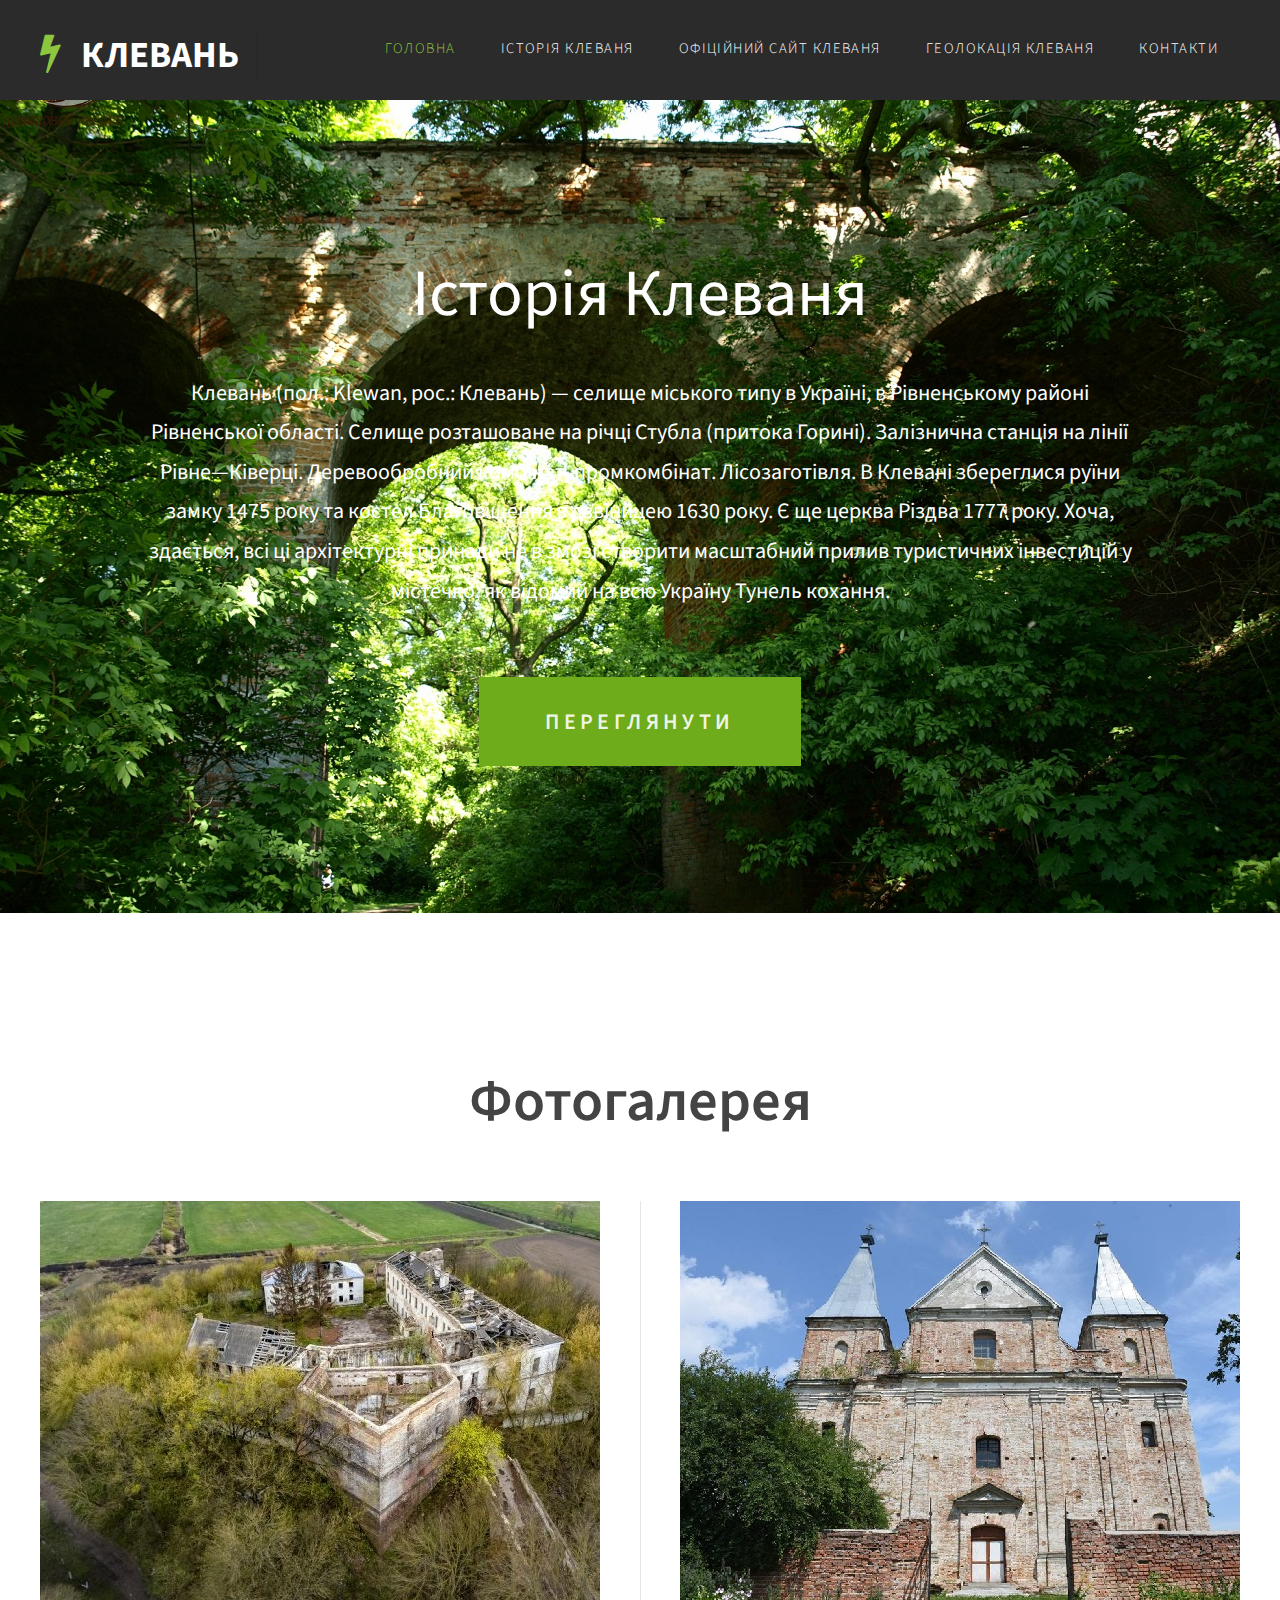
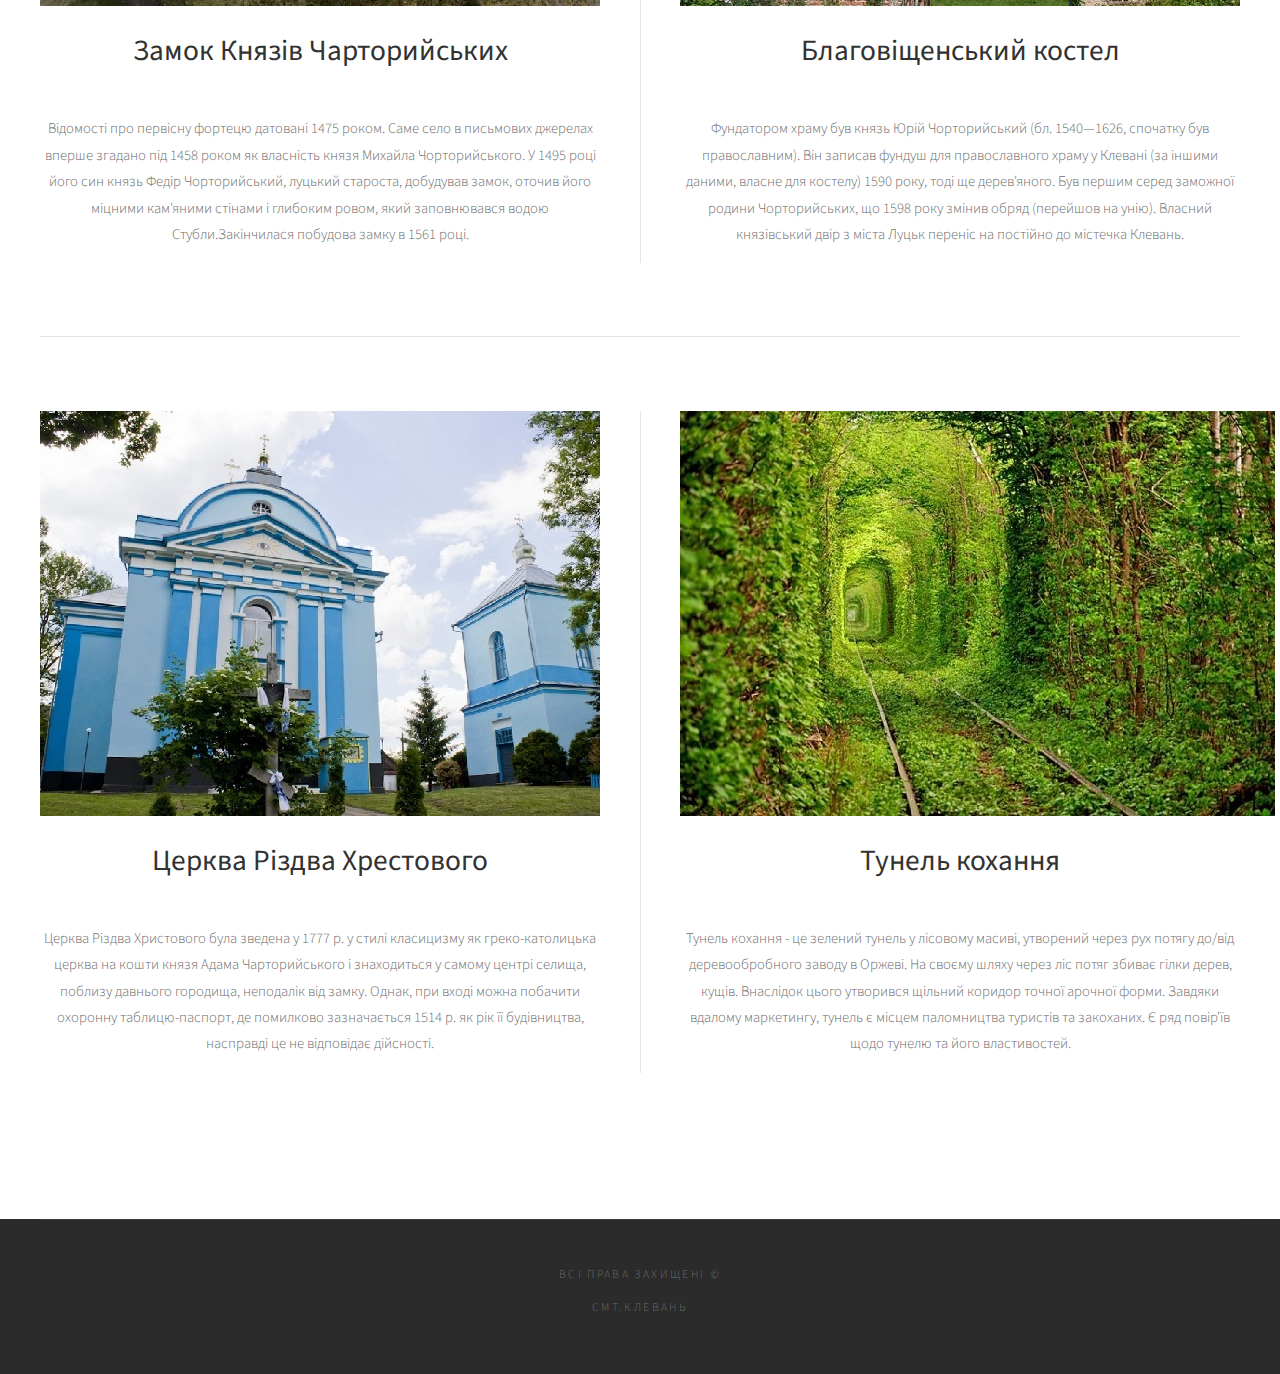
<file: index.html>
<!DOCTYPE html>

<html>
<head>
<meta http-equiv="Content-Type" content="text/html; charset=utf-8" />
<title>Клевань</title>
<meta name="keywords" content="Клевань" />
<meta name="description" content="" />
<link href="http://fonts.googleapis.com/css?family=Source+Sans+Pro:200,300,400,600,700,900" rel="stylesheet" />
<link href="default.css" rel="stylesheet" type="text/css" media="all" />
<link href="fonts.css" rel="stylesheet" type="text/css" media="all" />


</head>
<body>
<div id="header-wrapper">
	<div id="header" class="container">
		<div id="logo">
			<h1><span class="fa fa-bolt"></span><a href="index.html">Клевань</a></h1>
		</div>
		<div id="menu">
			<ul>
				<li class="current_page_item"><a href="index.html" accesskey="1" title="">Головна</a></li>
				<li><a href="index2.html" accesskey="2" title="">Історія Клеваня</a></li>
				<li><a href="http://klevanska.gromada.org.ua" accesskey="3" title="">Офіційний сайт Клеваня</a></li>
				<li><a href="index3.html" accesskey="4" title="">Геолокація Клеваня</a></li>
				<li><a href="index4.html" accesskey="5" title="">Контакти</a></li>
			</ul>
		</div>
	</div>
</div>
<div id="header-featured">
	<div id="banner-wrapper">
		<div id="banner" class="container">
			<h2>Історія Клеваня</h2>
			<p><strong>Клевань (пол.: Klewan, рос.: Клевань) — селище міського типу в Україні, в Рівненському районі Рівненської області. Селище розташоване на річці Стубла (притока Горині). Залізнична станція на лінії Рівне—Ківерці. Деревообробний комбінат, промкомбінат. Лісозаготівля. В Клевані збереглися руїни замку 1475 року та костел Благовіщення з дзвіницею 1630 року. Є ще церква Різдва 1777 року. Хоча, здається, всі ці архітектурні принади не в змозі створити масштабний прилив туристичних інвестицій у містечко, як відомий на всю Україну Тунель кохання.</strong> </p>
			<a href="index2.html" class="button">Переглянути</a>
		</div>
	</div>
</div>
<div id="wrapper">
	<div id="featured-wrapper">
		<div id="featured" class="extra2 margin-btm container">
			<div class="main-title">
				<h2>Фотогалерея</h2>
			</div>
	
			<div class="ebox1"> <p><img src="images/p1.jpg"></p>
				<div class="title">
					<h2>Замок Князів Чарторийських</h2>
				</div>
				<p>Відомості про первісну фортецю датовані 1475 роком. Саме село в письмових джерелах вперше згадано під 1458 роком як власність князя Михайла Чорторийського. У 1495 році його син князь Федір Чорторийський, луцький староста, добудував замок, оточив його міцними кам'яними стінами і глибоким ровом, який заповнювався водою Стубли.Закінчилася побудова замку в 1561 році. </p>
				</div>
			<div class="ebox2"> <p><img src="images/p2.jpg"></p>
				<div class="title">
					<h2>Благовіщенський костел</h2>
				</div>
				<p>Фундатором храму був князь Юрій Чорторийський (бл. 1540—1626, спочатку був православним). Він записав фундуш для православного храму у Клевані (за іншими даними, власне для костелу) 1590 року, тоді ще дерев'яного. Був першим серед заможної родини Чорторийських, що 1598 року змінив обряд (перейшов на унію). Власний князівський двір з міста Луцьк переніс на постійно до містечка Клевань.</p>
				</div>
		</div>
		<div class="extra2 container">
			<div class="ebox1"> <p><img src="images/p3.jpg"></p>
				<div class="title">
					<h2>Церква Різдва Хрестового</h2>
				</div>
				<p>Церква Різдва Христового була зведена у 1777 р. у стилі класицизму як греко-католицька церква на кошти князя Адама Чарторийського і знаходиться у самому центрі селища, поблизу давнього городища, неподалік від замку. Однак, при вході можна побачити охоронну таблицю-паспорт, де помилково зазначається 1514 р. як рік її будівництва, насправді це не відповідає дійсності.</p>
				</div>
			<div class="ebox2"> <p><img src="images/p4.jpg"></p>
				<div class="title">
					<h2>Тунель кохання</h2>
				</div>
				<p>Тунель кохання - це зелений тунель у лісовому масиві, утворений через рух потягу до/від деревообробного заводу в Оржеві. На своєму шляху через ліс потяг збиває гілки дерев, кущів. Внаслідок цього утворився щільний коридор точної арочної форми. Завдяки вдалому маркетингу, тунель є місцем паломництва туристів та закоханих. Є ряд повір'їв щодо тунелю та його властивостей. </p>
				</div>
		</div>
	</div>
</div>

<div id="copyright" class="container">
	<p>Всі права захищені &copy;</p>
	<p>смт.Клевань</p>
</div>
</body>
</html>
</file>
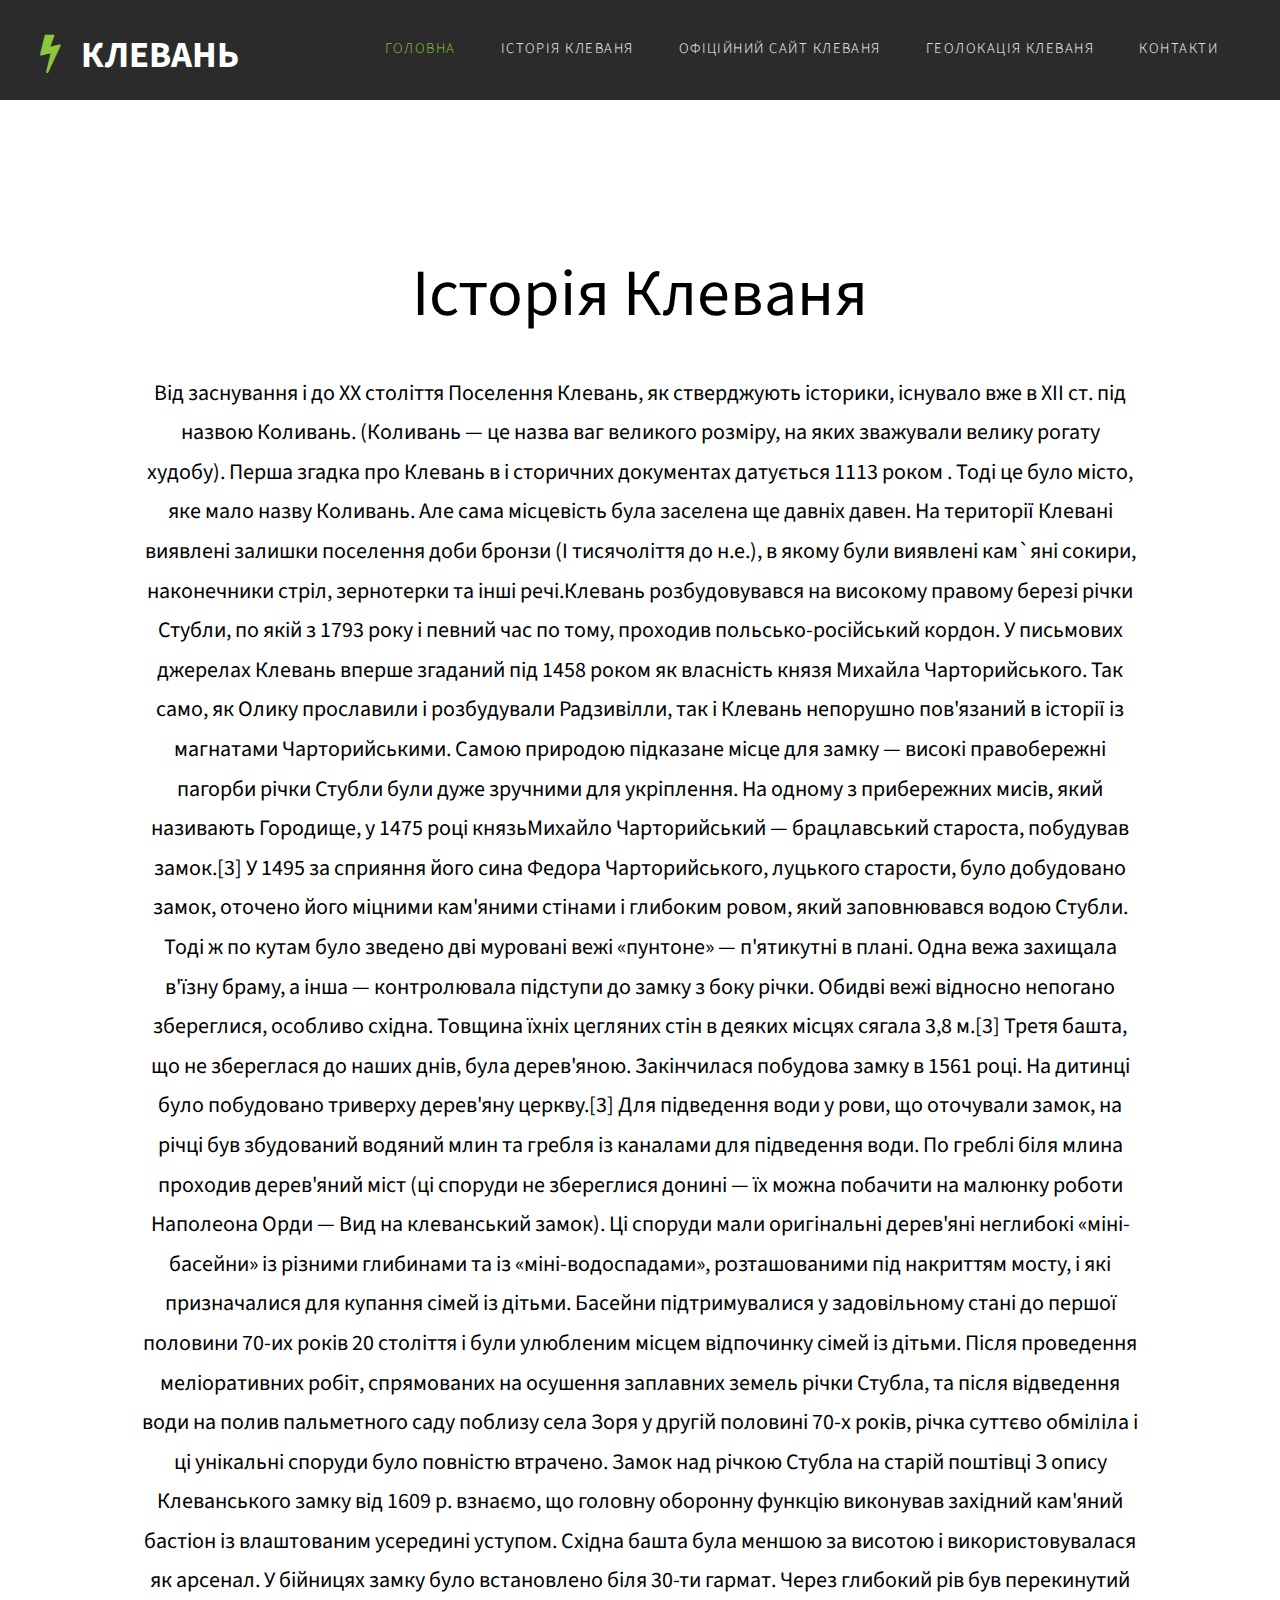
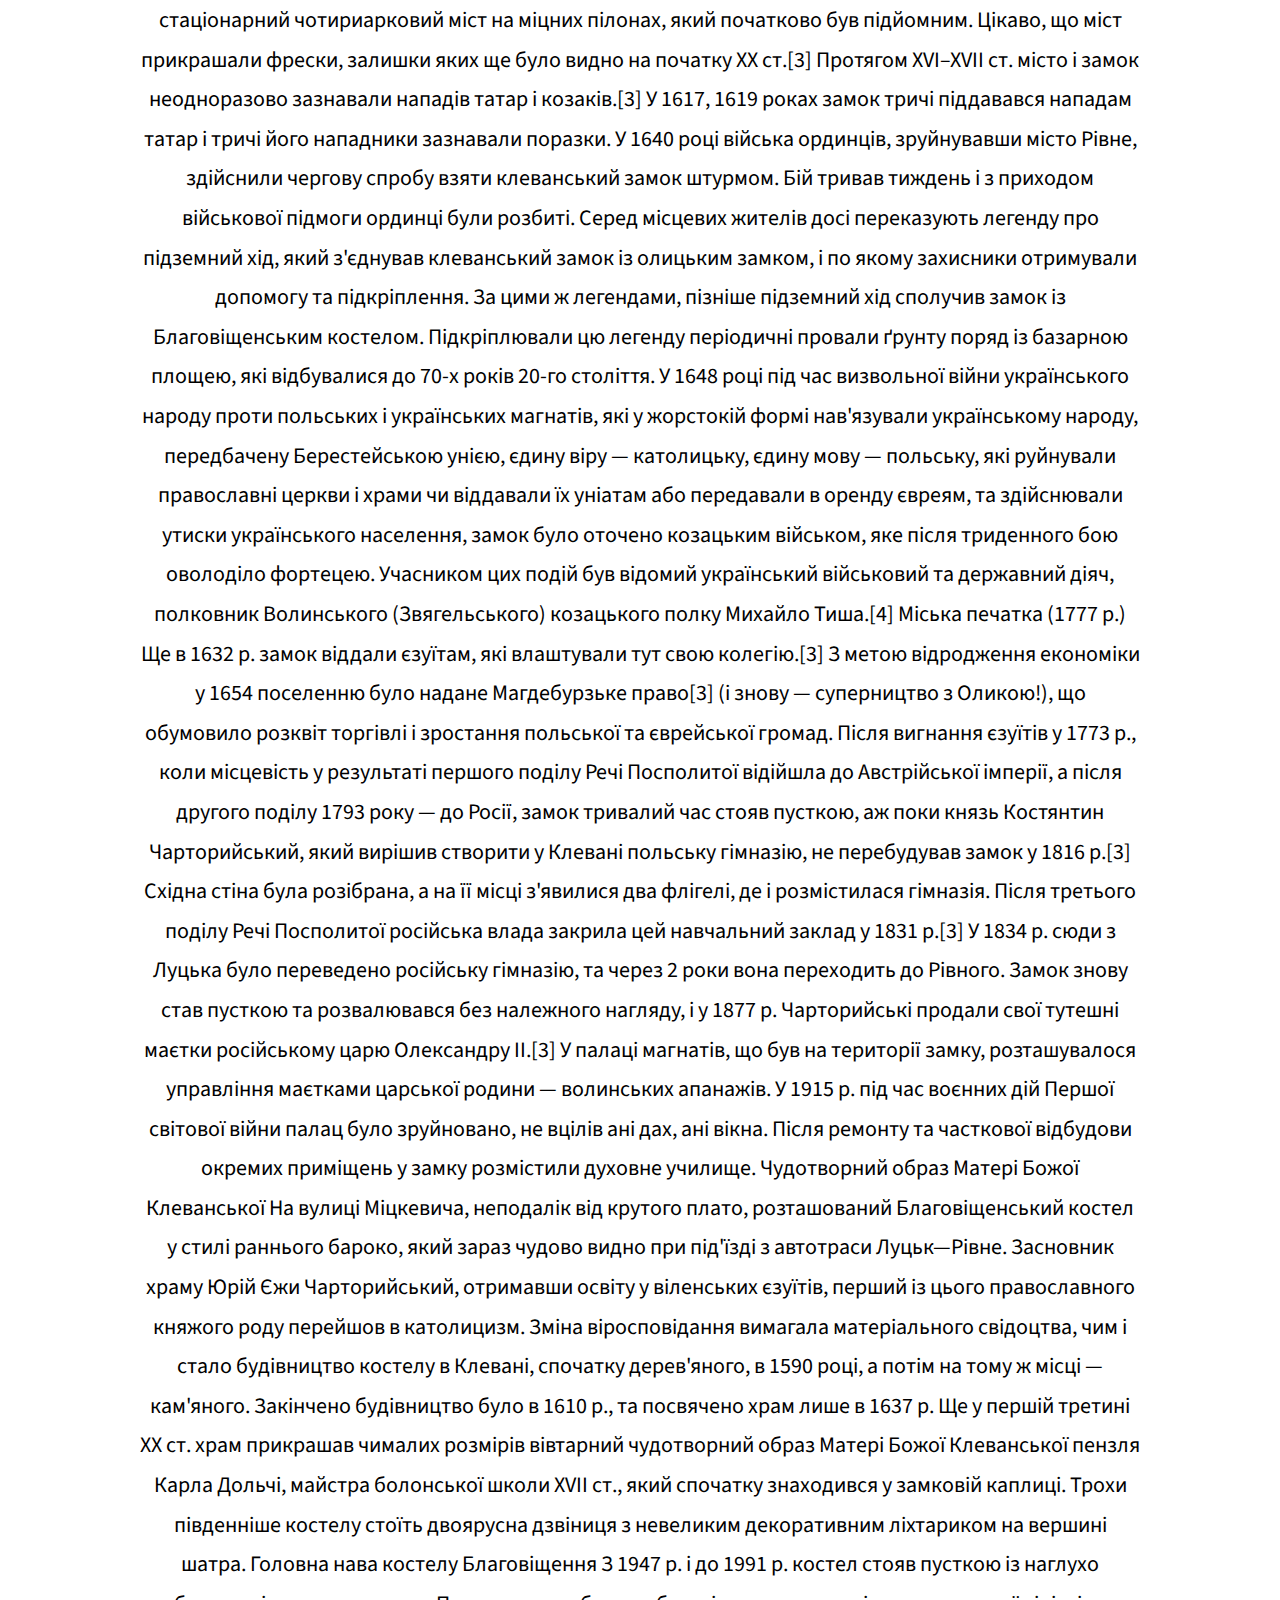
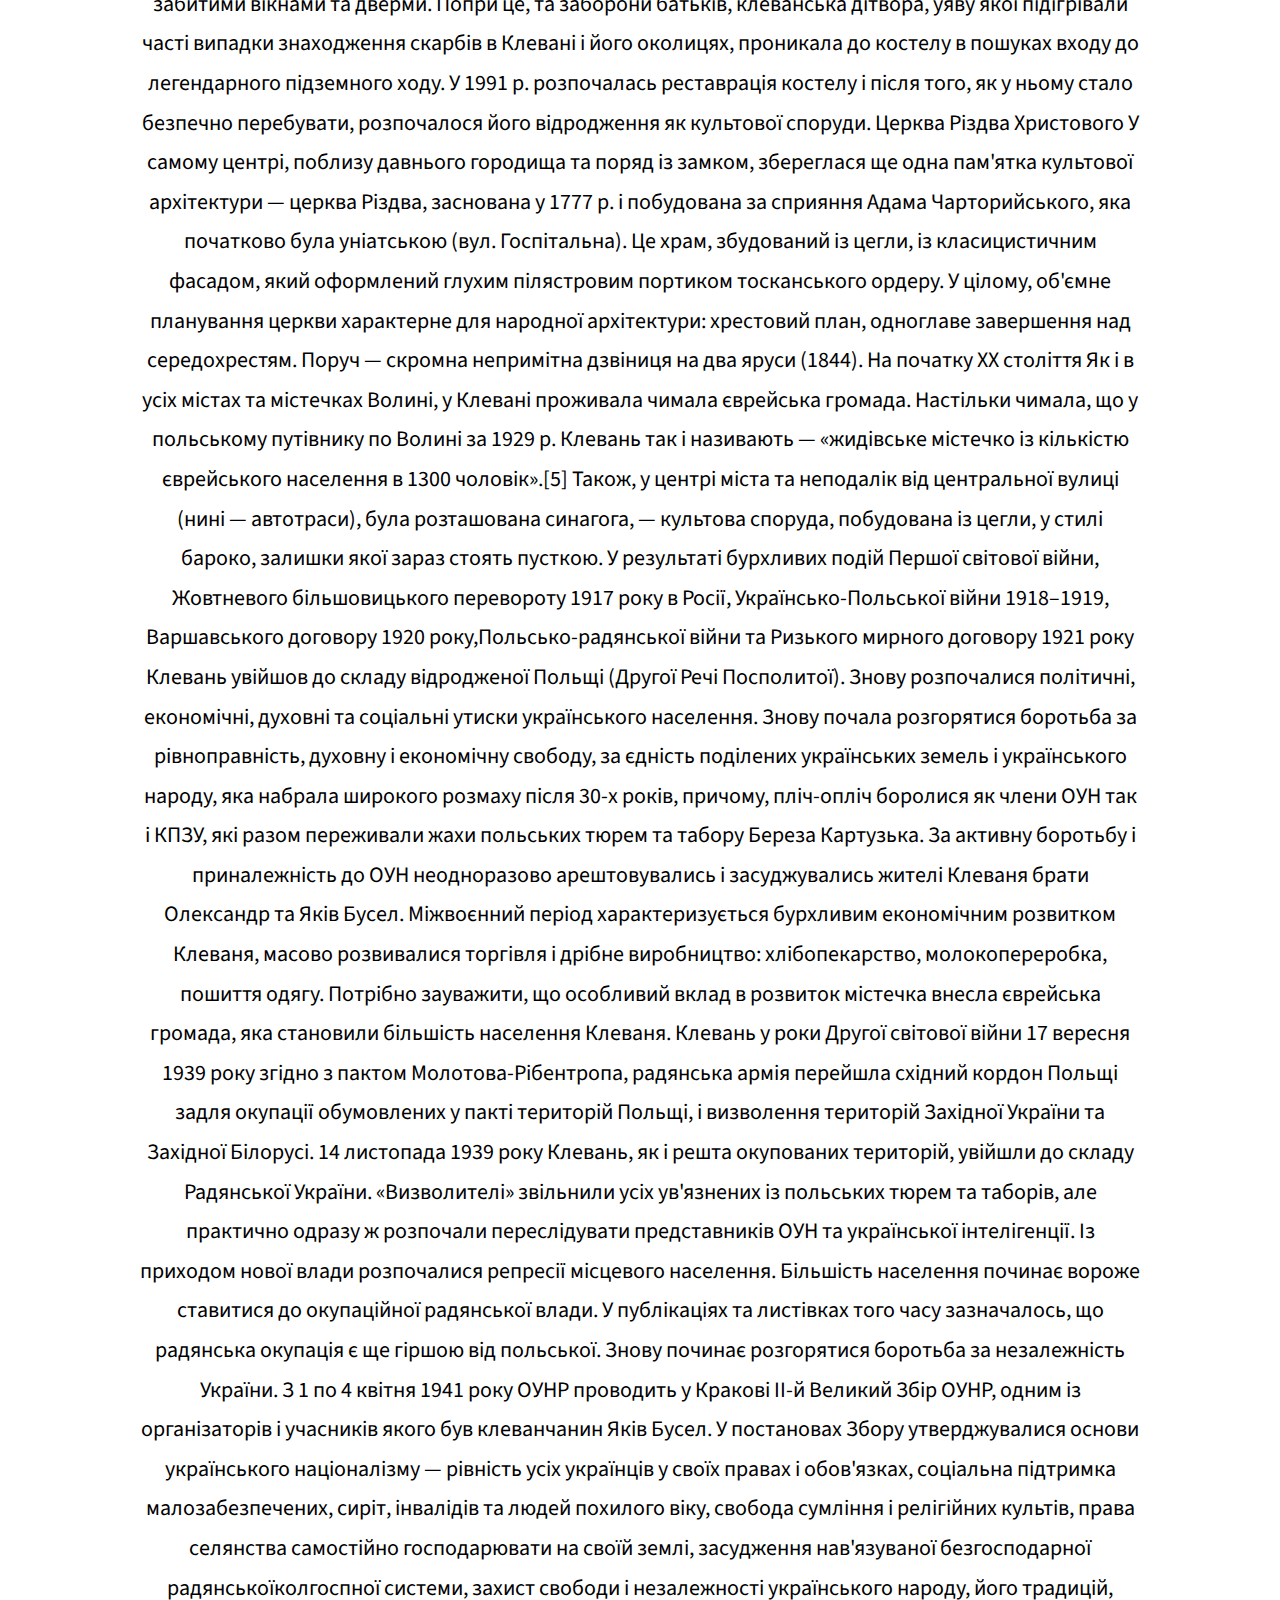
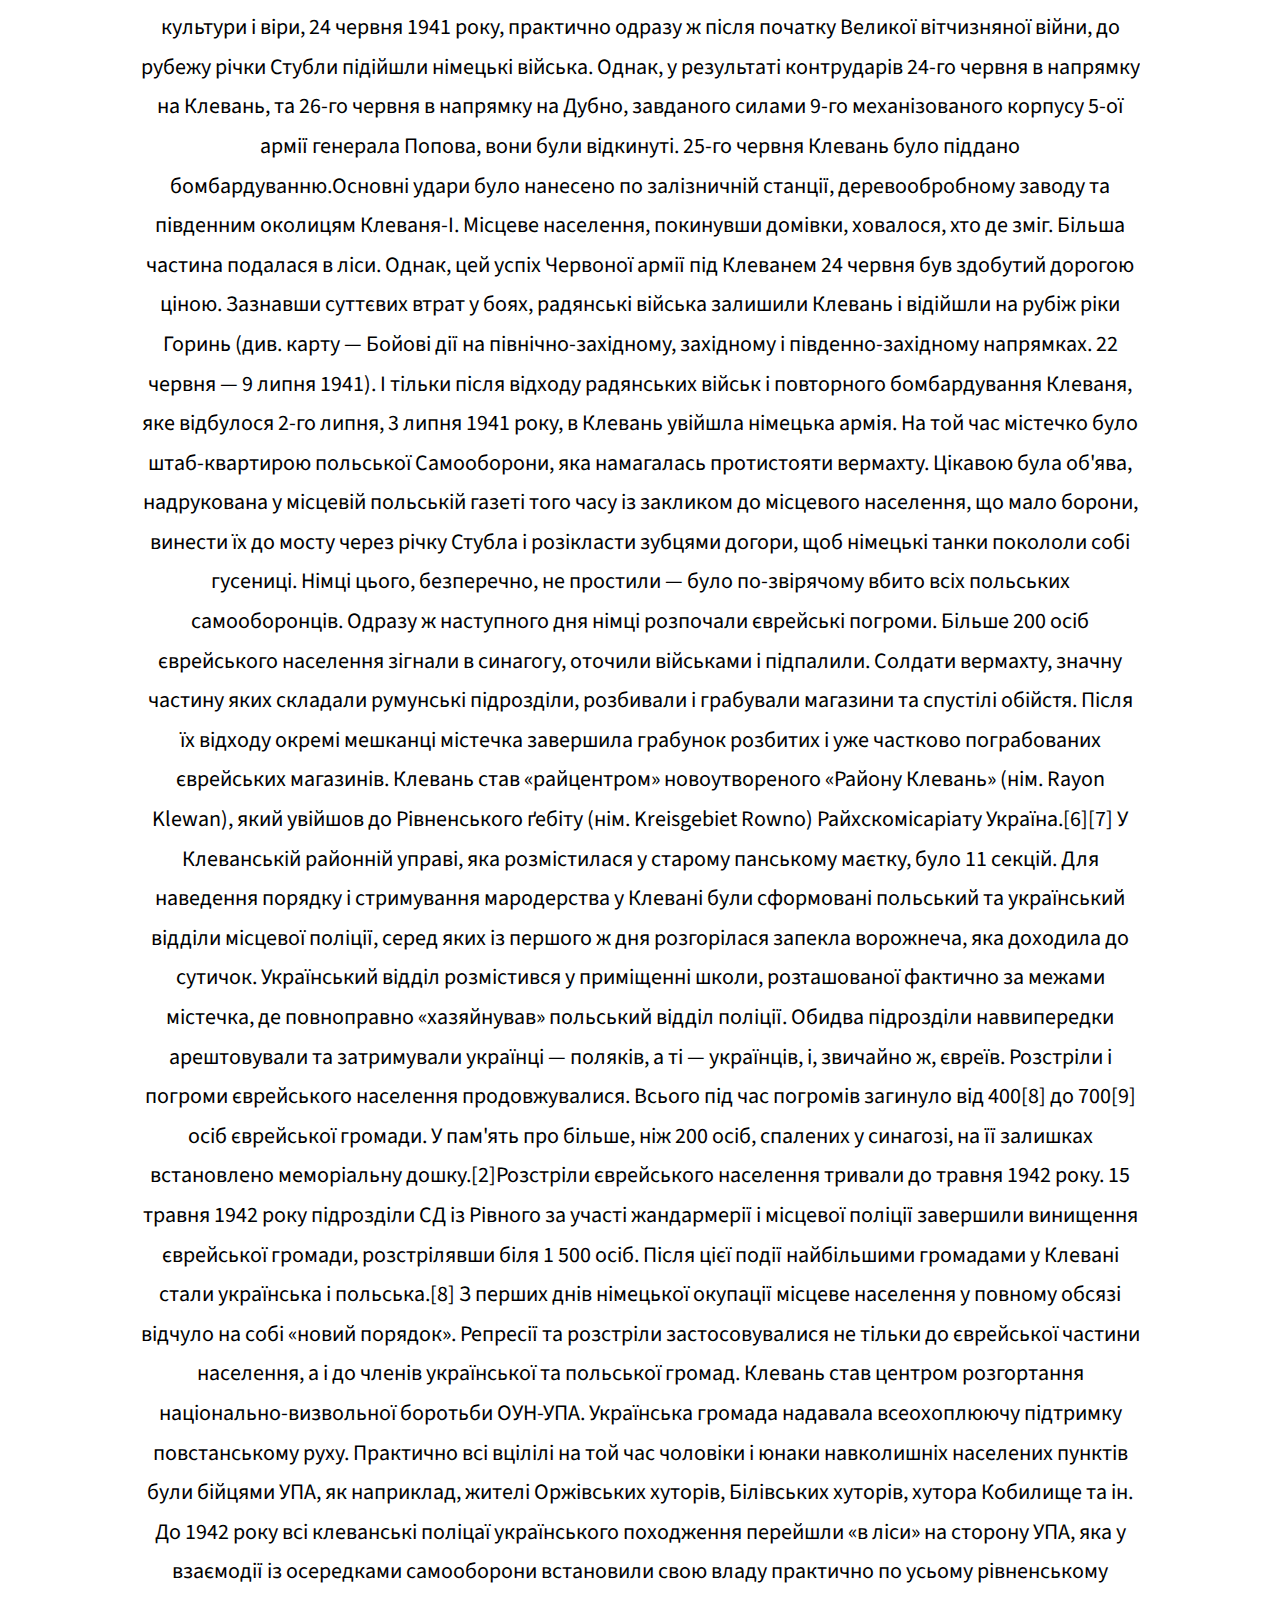
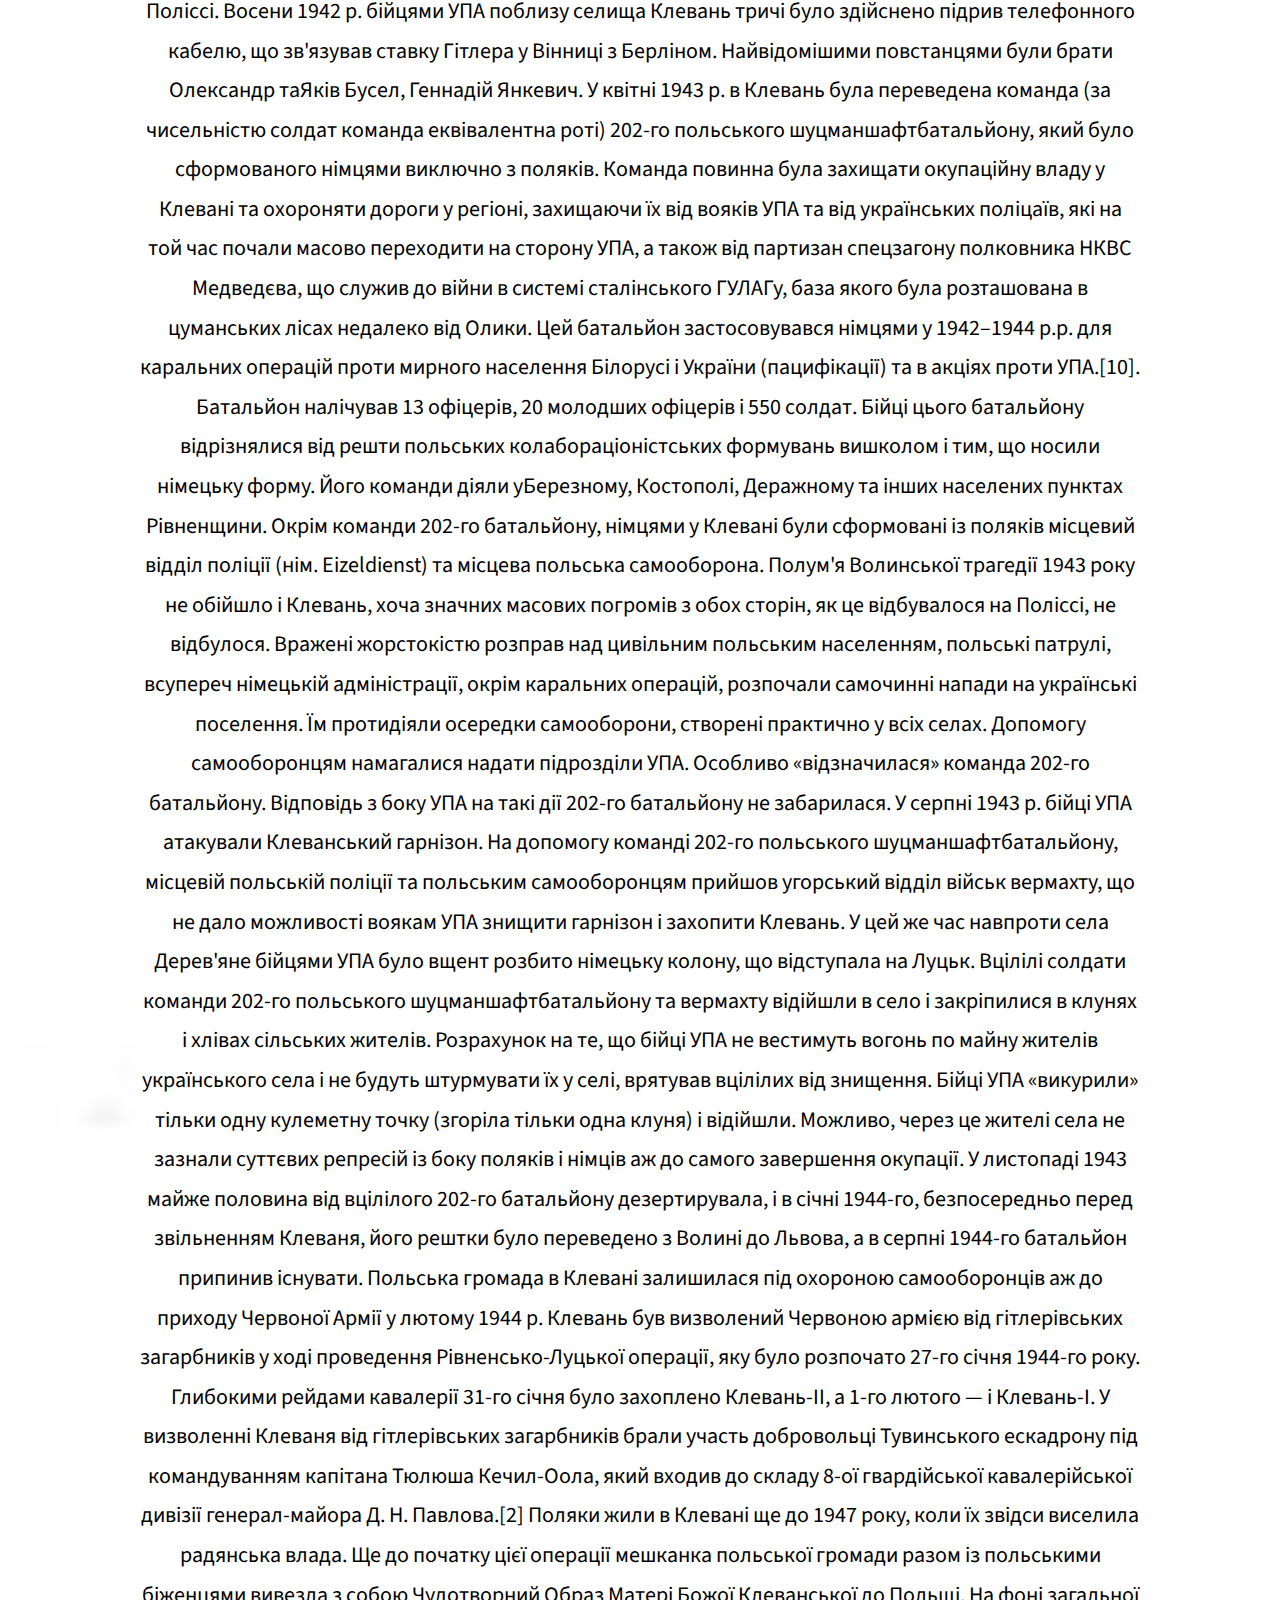
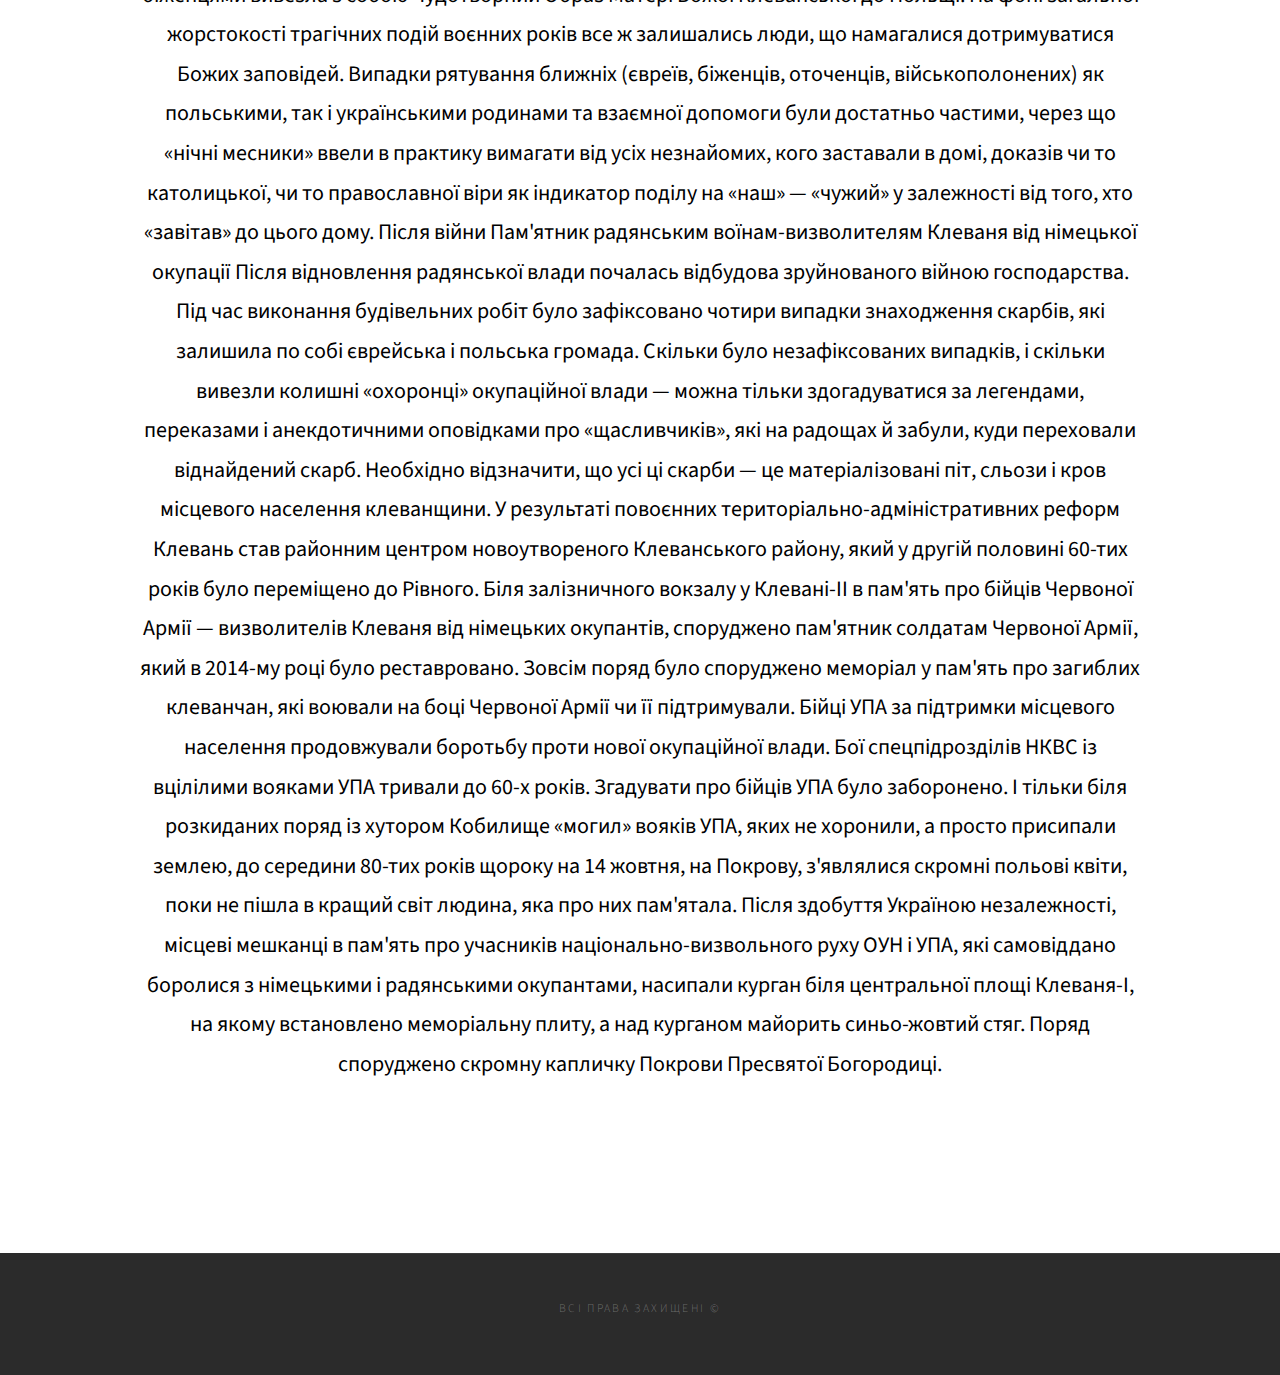
<file: index2.html>
<!DOCTYPE html>

<html xmlns="http://www.w3.org/1999/xhtml">
<head>
<meta http-equiv="Content-Type" content="text/html; charset=utf-8" />
<title>Клевань</title>
<meta name="keywords" content="Клевань" />
<meta name="description" content="" />
<link href="http://fonts.googleapis.com/css?family=Source+Sans+Pro:200,300,400,600,700,900" rel="stylesheet" />
<link href="default2.css" rel="stylesheet" type="text/css" media="all" />
<link href="fonts.css" rel="stylesheet" type="text/css" media="all" />


</head>
<body>
<div id="header-wrapper">
	<div id="header" class="container">
		<div id="logo">
			<h1><span class="fa fa-bolt"></span><a href="#">Клевань</a></h1>
		</div>
		<div id="menu">
			<ul>
				<li class="current_page_item"><a href="index.html" accesskey="1" title="">Головна</a></li>
				<li><a href="index2.html" accesskey="2" title="">Історія Клеваня</a></li>
				<li><a href="http://klevanska.gromada.org.ua" accesskey="3" title="">Офіційний сайт Клеваня</a></li>
				<li><a href="index3.html" accesskey="4" title="">Геолокація Клеваня</a></li>
				<li><a href="index4.html" accesskey="5" title="">Контакти</a></li>
			</ul>
		</div>
	</div>
</div>
<div id="header-featured">
	<div id="banner-wrapper">
		<div id="banner" class="container">
			<h2>Історія Клеваня</h2>
			<p><strong>Від заснування і до XX століття Поселення Клевань, як стверджують історики, існувало вже в ХІІ ст. під назвою Коливань. (Коливань — це назва ваг великого розміру, на яких зважували велику рогату худобу). Перша згадка про Клевань в і сторичних документах датується 1113 роком . Тоді це було місто, яке мало назву Коливань. Але сама місцевість була заселена ще давніх давен. На території Клевані виявлені залишки поселення доби бронзи (І тисячоліття до н.е.), в якому були виявлені кам`яні сокири, наконечники стріл, зернотерки та інші речі.Клевань розбудовувався на високому правому березі річки Стубли, по якій з 1793 року і певний час по тому, проходив польсько-російський кордон. У письмових джерелах Клевань вперше згаданий під 1458 роком як власність князя Михайла Чарторийського. Так само, як Олику прославили і розбудували Радзивілли, так і Клевань непорушно пов'язаний в історії із магнатами Чарторийськими. Самою природою підказане місце для замку — високі правобережні пагорби річки Стубли були дуже зручними для укріплення. На одному з прибережних мисів, який називають Городище, у 1475 році князьМихайло Чарторийський — брацлавський староста, побудував замок.[3] У 1495 за сприяння його сина Федора Чарторийського, луцького старости, було добудовано замок, оточено його міцними кам'яними стінами і глибоким ровом, який заповнювався водою Стубли. Тоді ж по кутам було зведено дві муровані вежі «пунтоне» — п'ятикутні в плані. Одна вежа захищала в'їзну браму, а інша — контролювала підступи до замку з боку річки. Обидві вежі відносно непогано збереглися, особливо східна. Товщина їхніх цегляних стін в деяких місцях сягала 3,8 м.[3] Третя башта, що не збереглася до наших днів, була дерев'яною. Закінчилася побудова замку в 1561 році. На дитинці було побудовано триверху дерев'яну церкву.[3] Для підведення води у рови, що оточували замок, на річці був збудований водяний млин та гребля із каналами для підведення води. По греблі біля млина проходив дерев'яний міст (ці споруди не збереглися донині — їх можна побачити на малюнку роботи Наполеона Орди — Вид на клеванський замок). Ці споруди мали оригінальні дерев'яні неглибокі «міні-басейни» із різними глибинами та із «міні-водоспадами», розташованими під накриттям мосту, і які призначалися для купання сімей із дітьми. Басейни підтримувалися у задовільному стані до першої половини 70-их років 20 століття і були улюбленим місцем відпочинку сімей із дітьми. Після проведення меліоративних робіт, спрямованих на осушення заплавних земель річки Стубла, та після відведення води на полив пальметного саду поблизу села Зоря у другій половині 70-х років, річка суттєво обміліла і ці унікальні споруди було повністю втрачено. Замок над річкою Стубла на старій поштівці З опису Клеванського замку від 1609 р. взнаємо, що головну оборонну функцію виконував західний кам'яний бастіон із влаштованим усередині уступом. Східна башта була меншою за висотою і використовувалася як арсенал. У бійницях замку було встановлено біля 30-ти гармат. Через глибокий рів був перекинутий стаціонарний чотириарковий міст на міцних пілонах, який початково був підйомним. Цікаво, що міст прикрашали фрески, залишки яких ще було видно на початку XX ст.[3] Протягом XVI–XVII ст. місто і замок неодноразово зазнавали нападів татар і козаків.[3] У 1617, 1619 роках замок тричі піддавався нападам татар і тричі його нападники зазнавали поразки. У 1640 році війська ординців, зруйнувавши місто Рівне, здійснили чергову спробу взяти клеванський замок штурмом. Бій тривав тиждень і з приходом військової підмоги ординці були розбиті. Серед місцевих жителів досі переказують легенду про підземний хід, який з'єднував клеванський замок із олицьким замком, і по якому захисники отримували допомогу та підкріплення. За цими ж легендами, пізніше підземний хід сполучив замок із Благовіщенським костелом. Підкріплювали цю легенду періодичні провали ґрунту поряд із базарною площею, які відбувалися до 70-х років 20-го століття. У 1648 році під час визвольної війни українського народу проти польських і українських магнатів, які у жорстокій формі нав'язували українському народу, передбачену Берестейською унією, єдину віру — католицьку, єдину мову — польську, які руйнували православні церкви і храми чи віддавали їх уніатам або передавали в оренду євреям, та здійснювали утиски українського населення, замок було оточено козацьким військом, яке після триденного бою оволоділо фортецею. Учасником цих подій був відомий український військовий та державний діяч, полковник Волинського (Звягельського) козацького полку Михайло Тиша.[4] Міська печатка (1777 р.) Ще в 1632 р. замок віддали єзуїтам, які влаштували тут свою колегію.[3] З метою відродження економіки у 1654 поселенню було надане Магдебурзьке право[3] (і знову — суперництво з Оликою!), що обумовило розквіт торгівлі і зростання польської та єврейської громад. Після вигнання єзуїтів у 1773 р., коли місцевість у результаті першого поділу Речі Посполитої відійшла до Австрійської імперії, а після другого поділу 1793 року — до Росії, замок тривалий час стояв пусткою, аж поки князь Костянтин Чарторийський, який вирішив створити у Клевані польську гімназію, не перебудував замок у 1816 р.[3] Східна стіна була розібрана, а на її місці з'явилися два флігелі, де і розмістилася гімназія. Після третього поділу Речі Посполитої російська влада закрила цей навчальний заклад у 1831 р.[3] У 1834 р. сюди з Луцька було переведено російську гімназію, та через 2 роки вона переходить до Рівного. Замок знову став пусткою та розвалювався без належного нагляду, і у 1877 р. Чарторийські продали свої тутешні маєтки російському царю Олександру ІІ.[3] У палаці магнатів, що був на території замку, розташувалося управління маєтками царської родини — волинських апанажів. У 1915 р. під час воєнних дій Першої світової війни палац було зруйновано, не вцілів ані дах, ані вікна. Після ремонту та часткової відбудови окремих приміщень у замку розмістили духовне училище. Чудотворний образ Матері Божої Клеванської На вулиці Міцкевича, неподалік від крутого плато, розташований Благовіщенський костел у стилі раннього бароко, який зараз чудово видно при під'їзді з автотраси Луцьк—Рівне. Засновник храму Юрій Єжи Чарторийський, отримавши освіту у віленських єзуїтів, перший із цього православного княжого роду перейшов в католицизм. Зміна віросповідання вимагала матеріального свідоцтва, чим і стало будівництво костелу в Клевані, спочатку дерев'яного, в 1590 році, а потім на тому ж місці — кам'яного. Закінчено будівництво було в 1610 р., та посвячено храм лише в 1637 р. Ще у першій третині XX ст. храм прикрашав чималих розмірів вівтарний чудотворний образ Матері Божої Клеванської пензля Карла Дольчі, майстра болонської школи XVII ст., який спочатку знаходився у замковій каплиці. Трохи південніше костелу стоїть двоярусна дзвіниця з невеликим декоративним ліхтариком на вершині шатра. Головна нава костелу Благовіщення З 1947 р. і до 1991 р. костел стояв пусткою із наглухо забитими вікнами та дверми. Попри це, та заборони батьків, клеванська дітвора, уяву якої підігрівали часті випадки знаходження скарбів в Клевані і його околицях, проникала до костелу в пошуках входу до легендарного підземного ходу. У 1991 р. розпочалась реставрація костелу і після того, як у ньому стало безпечно перебувати, розпочалося його відродження як культової споруди. Церква Різдва Христового У самому центрі, поблизу давнього городища та поряд із замком, збереглася ще одна пам'ятка культової архітектури — церква Різдва, заснована у 1777 р. і побудована за сприяння Адама Чарторийського, яка початково була уніатською (вул. Госпітальна). Це храм, збудований із цегли, із класицистичним фасадом, який оформлений глухим пілястровим портиком тосканського ордеру. У цілому, об'ємне планування церкви характерне для народної архітектури: хрестовий план, одноглаве завершення над середохрестям. Поруч — скромна непримітна дзвіниця на два яруси (1844). На початку XX століття Як і в усіх містах та містечках Волині, у Клевані проживала чимала єврейська громада. Настільки чимала, що у польському путівнику по Волині за 1929 р. Клевань так і називають — «жидівське містечко із кількістю єврейського населення в 1300 чоловік».[5] Також, у центрі міста та неподалік від центральної вулиці (нині — автотраси), була розташована синагога, — культова споруда, побудована із цегли, у стилі бароко, залишки якої зараз стоять пусткою. У результаті бурхливих подій Першої світової війни, Жовтневого більшовицького перевороту 1917 року в Росії, Українсько-Польської війни 1918–1919, Варшавського договору 1920 року,Польсько-радянської війни та Ризького мирного договору 1921 року Клевань увійшов до складу відродженої Польщі (Другої Речі Посполитої). Знову розпочалися політичні, економічні, духовні та соціальні утиски українського населення. Знову почала розгорятися боротьба за рівноправність, духовну і економічну свободу, за єдність поділених українських земель і українського народу, яка набрала широкого розмаху після 30-х років, причому, пліч-опліч боролися як члени ОУН так і КПЗУ, які разом переживали жахи польських тюрем та табору Береза Картузька. За активну боротьбу і приналежність до ОУН неодноразово арештовувались і засуджувались жителі Клеваня брати Олександр та Яків Бусел. Міжвоєнний період характеризується бурхливим економічним розвитком Клеваня, масово розвивалися торгівля і дрібне виробництво: хлібопекарство, молокопереробка, пошиття одягу. Потрібно зауважити, що особливий вклад в розвиток містечка внесла єврейська громада, яка становили більшість населення Клеваня. Клевань у роки Другої світової війни 17 вересня 1939 року згідно з пактом Молотова-Рібентропа, радянська армія перейшла східний кордон Польщі задля окупації обумовлених у пакті територій Польщі, і визволення територій Західної України та Західної Білорусі. 14 листопада 1939 року Клевань, як і решта окупованих територій, увійшли до складу Радянської України. «Визволителі» звільнили усіх ув'язнених із польських тюрем та таборів, але практично одразу ж розпочали переслідувати представників ОУН та української інтелігенції. Із приходом нової влади розпочалися репресії місцевого населення. Більшість населення починає вороже ставитися до окупаційної радянської влади. У публікаціях та листівках того часу зазначалось, що радянська окупація є ще гіршою від польської. Знову починає розгорятися боротьба за незалежність України. З 1 по 4 квітня 1941 року ОУНР проводить у Кракові ІІ-й Великий Збір ОУНР, одним із організаторів і учасників якого був клеванчанин Яків Бусел. У постановах Збору утверджувалися основи українського націоналізму — рівність усіх українців у своїх правах і обов'язках, соціальна підтримка малозабезпечених, сиріт, інвалідів та людей похилого віку, свобода сумління і релігійних культів, права селянства самостійно господарювати на своїй землі, засудження нав'язуваної безгосподарної радянськоїколгоспної системи, захист свободи і незалежності українського народу, його традицій, культури і віри, 24 червня 1941 року, практично одразу ж після початку Великої вітчизняної війни, до рубежу річки Стубли підійшли німецькі війська. Однак, у результаті контрударів 24-го червня в напрямку на Клевань, та 26-го червня в напрямку на Дубно, завданого силами 9-го механізованого корпусу 5-ої армії генерала Попова, вони були відкинуті. 25-го червня Клевань було піддано бомбардуванню.Основні удари було нанесено по залізничній станції, деревообробному заводу та південним околицям Клеваня-І. Місцеве населення, покинувши домівки, ховалося, хто де зміг. Більша частина подалася в ліси. Однак, цей успіх Червоної армії під Клеванем 24 червня був здобутий дорогою ціною. Зазнавши суттєвих втрат у боях, радянські війська залишили Клевань і відійшли на рубіж ріки Горинь (див. карту — Бойові дії на північно-західному, західному і південно-західному напрямках. 22 червня — 9 липня 1941). І тільки після відходу радянських військ і повторного бомбардування Клеваня, яке відбулося 2-го липня, 3 липня 1941 року, в Клевань увійшла німецька армія. На той час містечко було штаб-квартирою польської Самооборони, яка намагалась протистояти вермахту. Цікавою була об'ява, надрукована у місцевій польській газеті того часу із закликом до місцевого населення, що мало борони, винести їх до мосту через річку Стубла і розікласти зубцями догори, щоб німецькі танки покололи собі гусениці. Німці цього, безперечно, не простили — було по-звірячому вбито всіх польських самооборонців. Одразу ж наступного дня німці розпочали єврейські погроми. Більше 200 осіб єврейського населення зігнали в синагогу, оточили військами і підпалили. Солдати вермахту, значну частину яких складали румунські підрозділи, розбивали і грабували магазини та спустілі обійстя. Після їх відходу окремі мешканці містечка завершила грабунок розбитих і уже частково пограбованих єврейських магазинів. Клевань став «райцентром» новоутвореного «Району Клевань» (нім. Rayon Klewan), який увійшов до Рівненського ґебіту (нім. Kreisgebiet Rowno) Райхскомісаріату Україна.[6][7] У Клеванській районній управі, яка розмістилася у старому панському маєтку, було 11 секцій. Для наведення порядку і стримування мародерства у Клевані були сформовані польський та український відділи місцевої поліції, серед яких із першого ж дня розгорілася запекла ворожнеча, яка доходила до сутичок. Український відділ розмістився у приміщенні школи, розташованої фактично за межами містечка, де повноправно «хазяйнував» польський відділ поліції. Обидва підрозділи наввипередки арештовували та затримували українці — поляків, а ті — українців, і, звичайно ж, євреїв. Розстріли і погроми єврейського населення продовжувалися. Всього під час погромів загинуло від 400[8] до 700[9] осіб єврейської громади. У пам'ять про більше, ніж 200 осіб, спалених у синагозі, на її залишках встановлено меморіальну дошку.[2]Розстріли єврейського населення тривали до травня 1942 року. 15 травня 1942 року підрозділи СД із Рівного за участі жандармерії і місцевої поліції завершили винищення єврейської громади, розстрілявши біля 1 500 осіб. Після цієї події найбільшими громадами у Клевані стали українська і польська.[8] З перших днів німецької окупації місцеве населення у повному обсязі відчуло на собі «новий порядок». Репресії та розстріли застосовувалися не тільки до єврейської частини населення, а і до членів української та польської громад. Клевань став центром розгортання національно-визвольної боротьби ОУН-УПА. Українська громада надавала всеохоплюючу підтримку повстанському руху. Практично всі вцілілі на той час чоловіки і юнаки навколишніх населених пунктів були бійцями УПА, як наприклад, жителі Оржівських хуторів, Білівських хуторів, хутора Кобилище та ін. До 1942 року всі клеванські поліцаї українського походження перейшли «в ліси» на сторону УПА, яка у взаємодії із осередками самооборони встановили свою владу практично по усьому рівненському Поліссі. Восени 1942 р. бійцями УПА поблизу селища Клевань тричі було здійснено підрив телефонного кабелю, що зв'язував ставку Гітлера у Вінниці з Берліном. Найвідомішими повстанцями були брати Олександр таЯків Бусел, Геннадій Янкевич. У квітні 1943 р. в Клевань була переведена команда (за чисельністю солдат команда еквівалентна роті) 202-го польського шуцманшафтбатальйону, який було сформованого німцями виключно з поляків. Команда повинна була захищати окупаційну владу у Клевані та охороняти дороги у регіоні, захищаючи їх від вояків УПА та від українських поліцаїв, які на той час почали масово переходити на сторону УПА, а також від партизан спецзагону полковника НКВС Медведєва, що служив до війни в системі сталінського ГУЛАГу, база якого була розташована в цуманських лісах недалеко від Олики. Цей батальйон застосовувався німцями у 1942–1944 р.р. для каральних операцій проти мирного населення Білорусі і України (пацифікації) та в акціях проти УПА.[10]. Батальйон налічував 13 офіцерів, 20 молодших офіцерів і 550 солдат. Бійці цього батальйону відрізнялися від решти польських колабораціоністських формувань вишколом і тим, що носили німецьку форму. Його команди діяли уБерезному, Костополі, Деражному та інших населених пунктах Рівненщини. Окрім команди 202-го батальйону, німцями у Клевані були сформовані із поляків місцевий відділ поліції (нім. Eizeldienst) та місцева польська самооборона. Полум'я Волинської трагедії 1943 року не обійшло і Клевань, хоча значних масових погромів з обох сторін, як це відбувалося на Поліссі, не відбулося. Вражені жорстокістю розправ над цивільним польським населенням, польські патрулі, всупереч німецькій адміністрації, окрім каральних операцій, розпочали самочинні напади на українські поселення. Їм протидіяли осередки самооборони, створені практично у всіх селах. Допомогу самооборонцям намагалися надати підрозділи УПА. Особливо «відзначилася» команда 202-го батальйону. Відповідь з боку УПА на такі дії 202-го батальйону не забарилася. У серпні 1943 р. бійці УПА атакували Клеванський гарнізон. На допомогу команді 202-го польського шуцманшафтбатальйону, місцевій польській поліції та польським самооборонцям прийшов угорський відділ військ вермахту, що не дало можливості воякам УПА знищити гарнізон і захопити Клевань. У цей же час навпроти села Дерев'яне бійцями УПА було вщент розбито німецьку колону, що відступала на Луцьк. Вцілілі солдати команди 202-го польського шуцманшафтбатальйону та вермахту відійшли в село і закріпилися в клунях і хлівах сільських жителів. Розрахунок на те, що бійці УПА не вестимуть вогонь по майну жителів українського села і не будуть штурмувати їх у селі, врятував вцілілих від знищення. Бійці УПА «викурили» тільки одну кулеметну точку (згоріла тільки одна клуня) і відійшли. Можливо, через це жителі села не зазнали суттєвих репресій із боку поляків і німців аж до самого завершення окупації. У листопаді 1943 майже половина від вцілілого 202-го батальйону дезертирувала, і в січні 1944-го, безпосередньо перед звільненням Клеваня, його рештки було переведено з Волині до Львова, а в серпні 1944-го батальйон припинив існувати. Польська громада в Клевані залишилася під охороною самооборонців аж до приходу Червоної Армії у лютому 1944 р. Клевань був визволений Червоною армією від гітлерівських загарбників у ході проведення Рівненсько-Луцької операції, яку було розпочато 27-го січня 1944-го року. Глибокими рейдами кавалерії 31-го січня було захоплено Клевань-ІІ, а 1-го лютого — і Клевань-І. У визволенні Клеваня від гітлерівських загарбників брали участь добровольці Тувинського ескадрону під командуванням капітана Тюлюша Кечил-Оола, який входив до складу 8-ої гвардійської кавалерійської дивізії генерал-майора Д. Н. Павлова.[2] Поляки жили в Клевані ще до 1947 року, коли їх звідси виселила радянська влада. Ще до початку цієї операції мешканка польської громади разом із польськими біженцями вивезла з собою Чудотворний Образ Матері Божої Клеванської до Польщі. На фоні загальної жорстокості трагічних подій воєнних років все ж залишались люди, що намагалися дотримуватися Божих заповідей. Випадки рятування ближніх (євреїв, біженців, оточенців, військополонених) як польськими, так і українськими родинами та взаємної допомоги були достатньо частими, через що «нічні месники» ввели в практику вимагати від усіх незнайомих, кого заставали в домі, доказів чи то католицької, чи то православної віри як індикатор поділу на «наш» — «чужий» у залежності від того, хто «завітав» до цього дому. Після війни Пам'ятник радянським воїнам-визволителям Клеваня від німецької окупації Після відновлення радянської влади почалась відбудова зруйнованого війною господарства. Під час виконання будівельних робіт було зафіксовано чотири випадки знаходження скарбів, які залишила по собі єврейська і польська громада. Скільки було незафіксованих випадків, і скільки вивезли колишні «охоронці» окупаційної влади — можна тільки здогадуватися за легендами, переказами і анекдотичними оповідками про «щасливчиків», які на радощах й забули, куди переховали віднайдений скарб. Необхідно відзначити, що усі ці скарби — це матеріалізовані піт, сльози і кров місцевого населення клеванщини. У результаті повоєнних територіально-адміністративних реформ Клевань став районним центром новоутвореного Клеванського району, який у другій половині 60-тих років було переміщено до Рівного. Біля залізничного вокзалу у Клевані-ІІ в пам'ять про бійців Червоної Армії — визволителів Клеваня від німецьких окупантів, споруджено пам'ятник солдатам Червоної Армії, який в 2014-му році було реставровано. Зовсім поряд було споруджено меморіал у пам'ять про загиблих клеванчан, які воювали на боці Червоної Армії чи її підтримували. Бійці УПА за підтримки місцевого населення продовжували боротьбу проти нової окупаційної влади. Бої спецпідрозділів НКВС із вцілілими вояками УПА тривали до 60-х років. Згадувати про бійців УПА було заборонено. І тільки біля розкиданих поряд із хутором Кобилище «могил» вояків УПА, яких не хоронили, а просто присипали землею, до середини 80-тих років щороку на 14 жовтня, на Покрову, з'являлися скромні польові квіти, поки не пішла в кращий світ людина, яка про них пам'ятала. Після здобуття Україною незалежності, місцеві мешканці в пам'ять про учасників національно-визвольного руху ОУН і УПА, які самовіддано боролися з німецькими і радянськими окупантами, насипали курган біля центральної площі Клеваня-І, на якому встановлено меморіальну плиту, а над курганом майорить синьо-жовтий стяг. Поряд споруджено скромну капличку Покрови Пресвятої Богородиці.</strong> </p>
		</div>
	</div>
</div>

<div id="copyright" class="container">
	<p>Всі права захищені &copy;</p>
</div>
</body>
</html>
</file>
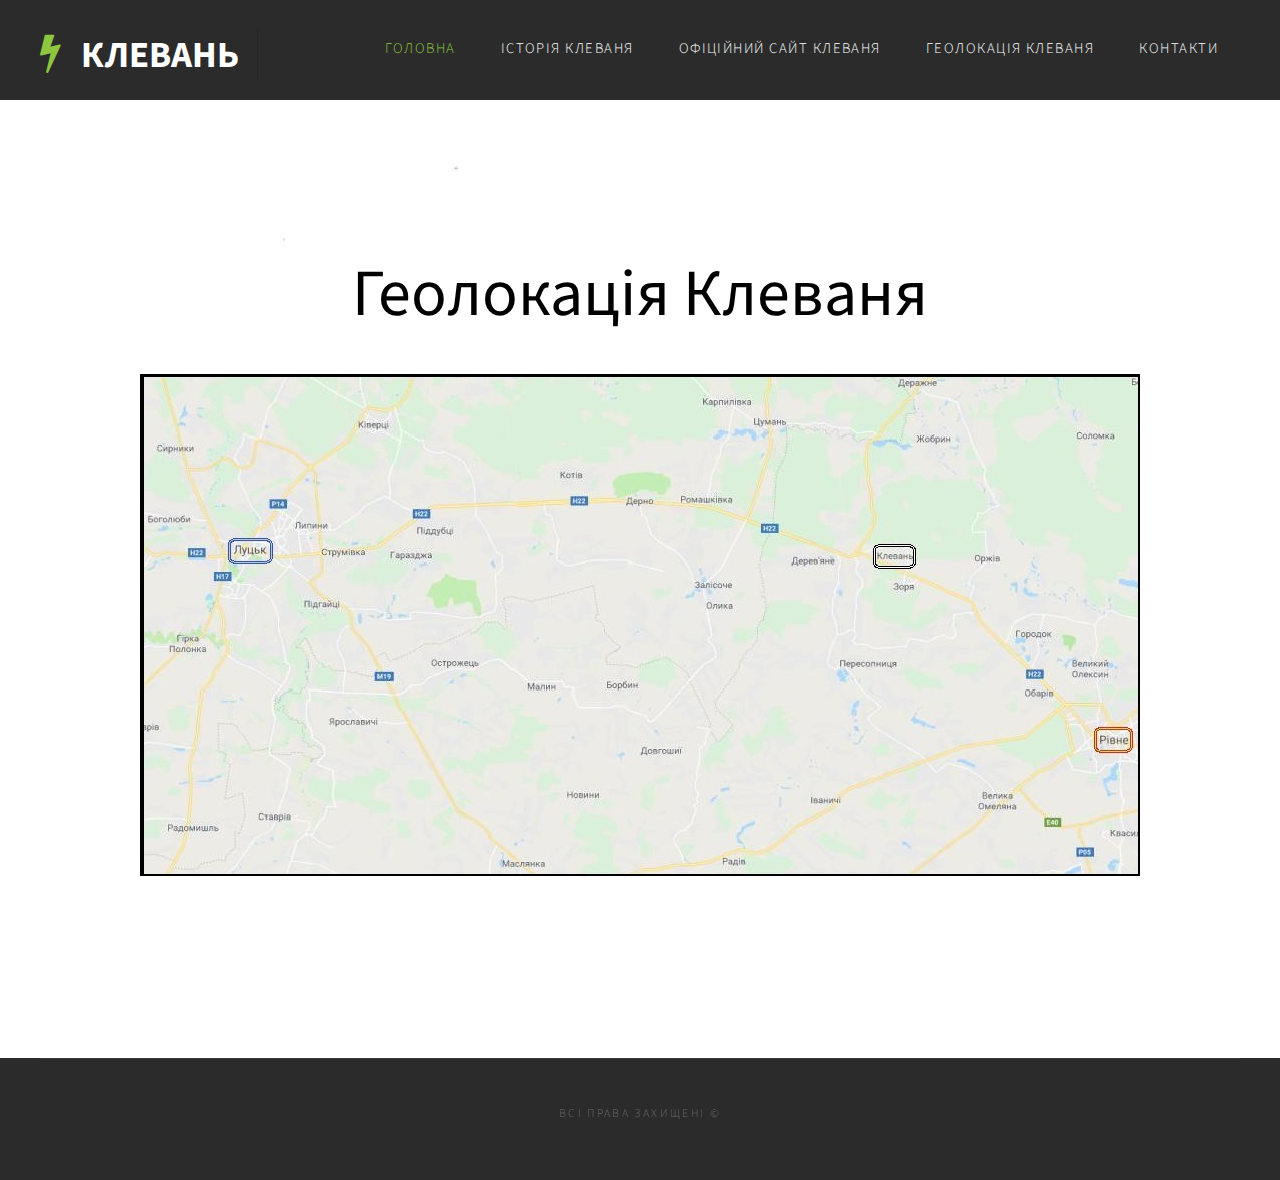
<file: index3.html>
<!DOCTYPE html>

<html xmlns="http://www.w3.org/1999/xhtml">
<head>
<meta http-equiv="Content-Type" content="text/html; charset=utf-8" />
<title>Клевань</title>
<meta name="keywords" content="Клевань" />
<meta name="description" content="" />
<link href="http://fonts.googleapis.com/css?family=Source+Sans+Pro:200,300,400,600,700,900" rel="stylesheet" />
<link href="default2.css" rel="stylesheet" type="text/css" media="all" />
<link href="fonts.css" rel="stylesheet" type="text/css" media="all" />


</head>
<body>
<div id="header-wrapper">
	<div id="header" class="container">
		<div id="logo">
			<h1><span class="fa fa-bolt"></span><a href="#">Клевань</a></h1>
		</div>
		<div id="menu">
			<ul>
				<li class="current_page_item"><a href="index.html" accesskey="1" title="">Головна</a></li>
				<li><a href="index2.html" accesskey="2" title="">Історія Клеваня</a></li>
				<li><a href="http://klevanska.gromada.org.ua" accesskey="3" title="">Офіційний сайт Клеваня</a></li>
				<li><a href="index3.html" accesskey="4" title="">Геолокація Клеваня</a></li>
				<li><a href="index4.html" accesskey="5" title="">Контакти</a></li>
			</ul>
		</div>
	</div>
</div>
<div id="header-featured">
	<div id="banner-wrapper">
		<div id="banner" class="container">
			<h2>Геолокація Клеваня</h2>
			<p><img src="images/geolocation.jpg" alt= "error" ></p>
		</div>
	</div>
</div>

<div id="copyright" class="container">
	<p>Всі права захищені &copy;</p>
</div>
</body>
</html>
</file>
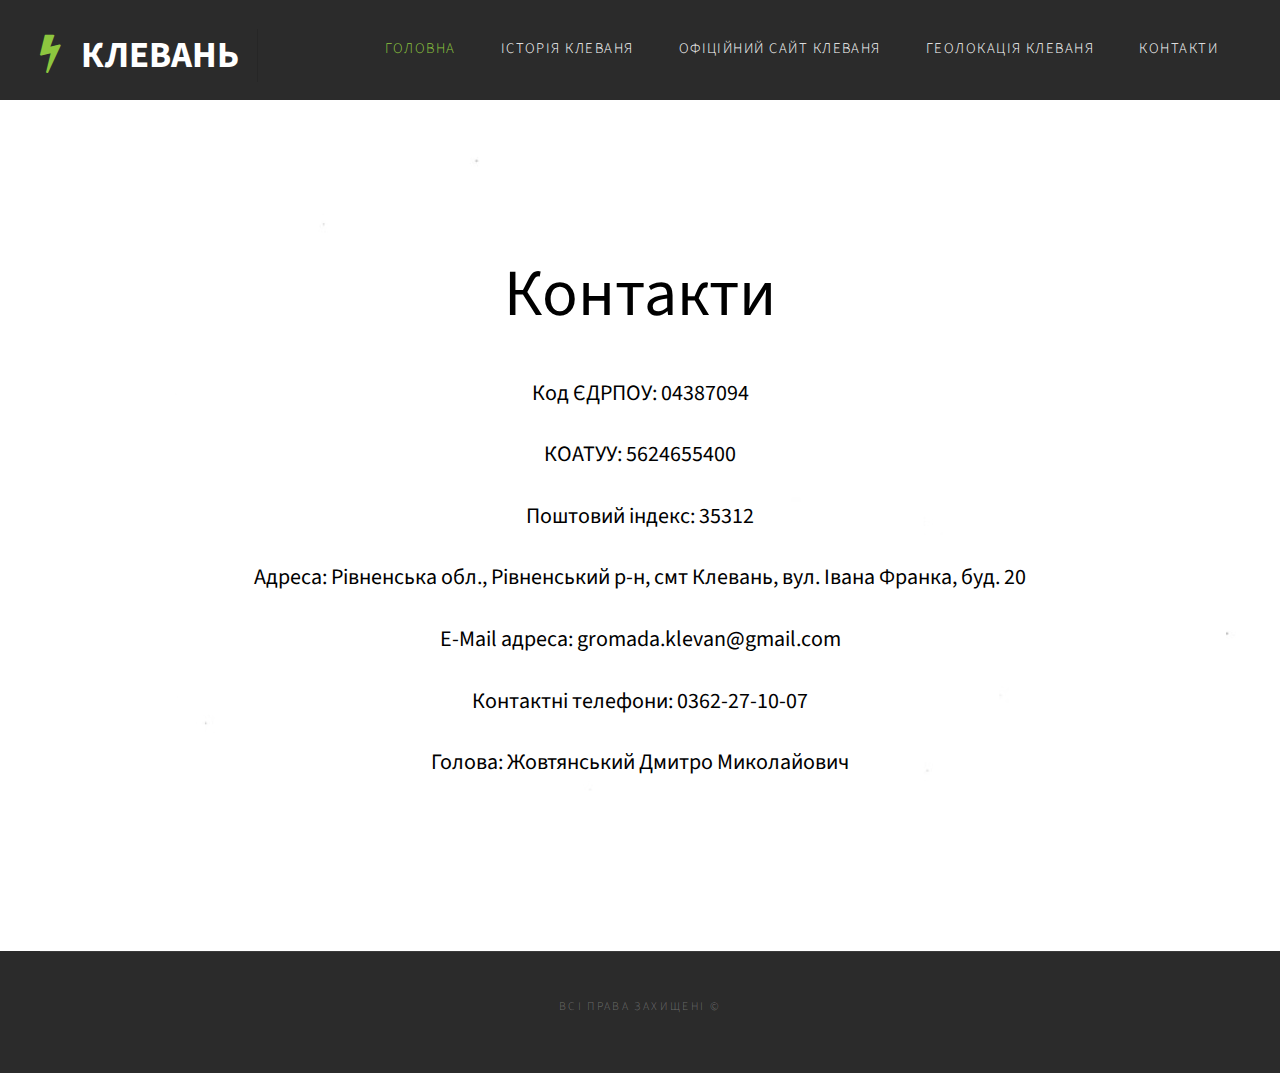
<file: index4.html>
<!DOCTYPE html>

<html xmlns="http://www.w3.org/1999/xhtml">
<head>
<meta http-equiv="Content-Type" content="text/html; charset=utf-8" />
<title>Клевань</title>
<meta name="keywords" content="Клевань" />
<meta name="description" content="" />
<link href="http://fonts.googleapis.com/css?family=Source+Sans+Pro:200,300,400,600,700,900" rel="stylesheet" />
<link href="default2.css" rel="stylesheet" type="text/css" media="all" />
<link href="fonts.css" rel="stylesheet" type="text/css" media="all" />


</head>
<body>
<div id="header-wrapper">
	<div id="header" class="container">
		<div id="logo">
			<h1><span class="fa fa-bolt"></span><a href="#">Клевань</a></h1>
		</div>
		<div id="menu">
			<ul>
				<li class="current_page_item"><a href="index.html" accesskey="1" title="">Головна</a></li>
				<li><a href="index2.html" accesskey="2" title="">Історія Клеваня</a></li>
				<li><a href="http://klevanska.gromada.org.ua" accesskey="3" title="">Офіційний сайт Клеваня</a></li>
				<li><a href="index3.html" accesskey="4" title="">Геолокація Клеваня</a></li>
				<li><a href="index4.html" accesskey="5" title="">Контакти</a></li>
			</ul>
		</div>
	</div>
</div>
<div id="header-featured">
	<div id="banner-wrapper">
		<div id="banner" class="container">
			<h2>Контакти</h2>
			<p><strong>Код ЄДРПОУ: 04387094</strong></p>
			<p><strong>КОАТУУ: 5624655400</strong></p>
			<p><strong>Поштовий індекс: 35312</strong></p>
			<p><strong>Адреса: Рівненська обл., Рівненський р-н, смт Клевань, вул. Івана Франка, буд. 20</strong></p>
			<p><strong>E-Mail адреса: gromada.klevan@gmail.com</strong></p>
			<p><strong>Контактні телефони: 0362-27-10-07</strong></p>
			<p><strong>Голова: Жовтянський Дмитро Миколайович</strong></p>
		</div>
	</div>
</div>

<div id="copyright" class="container">
	<p>Всі права захищені &copy;</p>
</div>
</body>
</html>
</file>
<file: default.css>
html, body
{
	height: 100%;
}

body
{
	margin: 0px;
	padding: 0px;
	background: #2b2b2b;
	font-family: 'Source Sans Pro', sans-serif;
	font-size: 11pt;
	font-weight: 300;
	color: #6c6c6c
}

h1, h2, h3
{
	margin: 0;
	padding: 0;
	font-weight: 600;
	color: #454445;
}

p, ol, ul
{
	margin-top: 0;
}

ol, ul
{
	padding: 0;
	list-style: none;
}

p
{
	line-height: 180%;
}

strong
{
}

a
{
	color: #2C383B;
}

a:hover
{
	text-decoration: none;
}

.container
{
	margin: 0px auto;
	width: 1200px;
}

/*********************************************************************************/
/* Image Style                                                                   */
/*********************************************************************************/

	.image
{
	display: inline-block;
}

.image img
{
	display: block;
	width: 100%;
}

.image-full
{
	display: block;
	width: 100%;
	margin: 0 0 2em 0;
}

.image-left
{
	float: left;
	margin: 0 2em 2em 0;
}

.image-centered
{
	display: block;
	margin: 0 0 2em 0;
}

.image-centered img
{
	margin: 0 auto;
	width: auto;
}

/*********************************************************************************/
/* List Styles                                                                   */
/*********************************************************************************/

	ul.style1
{
	margin: 0;
	padding: 0em 0em 0em 0em;
	overflow: hidden;
	list-style: none;
	color: #6c6c6c
}

ul.style1 li
{
	overflow: hidden;
	display: block;
	padding: 2.80em 0em;
	border-top: 1px solid #D1CFCE;
}

ul.style1 li:first-child
{
	padding-top: 0;
	border-top: none;
}

ul.style1 .image-left
{
	margin-bottom: 0;
}

ul.style1 h3
{
	padding: 1.2em 0em 1em 0em;
	letter-spacing: 0.10em;
	text-transform: uppercase;
	font-size: 1.2em;
	font-weight: 600;
	color: #454445;
}

ul.style1 a
{
	text-decoration: none;
	color: #525252;
}

ul.style1 a:hover
{
	text-decoration: underline;
	color: #525252;
}

ul.style2
{
	margin: 0;
	padding-top: 1em;
	list-style: none;
}

ul.style2 li
{
	border-top: solid 1px #E5E5E5;
	padding: 0.80em 0 0.80em 0;
	font-family: 0.80em;
}

ul.style2 li:before
{
	display: inline-block;
	padding: 4px;
	background: #DB3256;
}

ul.style2 a
{
	display: inline-block;
	margin-left: 1em;
}

ul.style2 li:first-child
{
	border-top: 0;
	padding-top: 0;
}

ul.style2 .icon
{
	color: #FFF;
}

ul.style3
{
	margin: 0;
	padding-top: 1em;
	list-style: none;
}

ul.style3 li
{
	border-top: solid 1px rgba(255,255,255,.2);
	padding: 1em 0 1em 0;
	font-family: 0.80em;
}

ul.style3 li:before
{
	display: inline-block;
	padding: 4px;
	background: #FFF;
}

ul.style3 a
{
	display: inline-block;
	margin-left: 1em;
	font-size: 1em !important;
	color: #FFF;
}

ul.style3 li:first-child
{
	border-top: 0;
	padding-top: 0;
}

ul.style3 .icon
{
	color: #DB3256;
}

/*********************************************************************************/
/* Social Icon Styles                                                            */
/*********************************************************************************/

	ul.contact
{
	margin: 0;
	padding: 2em 0em 0em 0em;
	list-style: none;
}

ul.contact li
{
	display: inline-block;
	padding: 0em 0.30em;
	font-size: 1em;
}

ul.contact li span
{
	display: none;
	margin: 0;
	padding: 0;
}

ul.contact li a
{
	color: #FFF;
}

ul.contact li a:before
{
	display: inline-block;
	background: #3f3f3f;
	width: 40px;
	height: 40px;
	line-height: 40px;
	border-radius: 20px;
	text-align: center;
	color: #FFFFFF;
}

ul.contact li a.icon-twitter:before
{
	background: #2DAAE4;
}

ul.contact li a.icon-facebook:before
{
	background: #39599F;
}

ul.contact li a.icon-dribbble:before
{
	background: #C4376B;
}

ul.contact li a.icon-tumblr:before
{
	background: #31516A;
}

ul.contact li a.icon-rss:before
{
	background: #F2600B;
}

/*********************************************************************************/
/* Button Style                                                                  */
/*********************************************************************************/

	.button
{
	display: inline-block;
	padding: 1.3em 3em;
	background: #8dc63f;
	-moz-transition: opacity 0.25s ease-in-out;
	-webkit-transition: opacity 0.25s ease-in-out;
	-o-transition: opacity 0.25s ease-in-out;
	-ms-transition: opacity 0.25s ease-in-out;
	transition: opacity 0.25s ease-in-out;
	letter-spacing: 0.20em;
	text-decoration: none;
	text-transform: uppercase;
	font-weight: 600;
	color: #FFF;
}

.button:hover
{
	background: #86bd3b;
}

.button:active
{
}

.button-big
{
	padding: 1.6em 4em;
	font-size: 1.4em;
	font-weight: 900;
}

/*********************************************************************************/
/* Heading Titles                                                                */
/*********************************************************************************/

	.title
{
	margin-bottom: 3em;
}

.title h2
{
	font-weight: 400;
	font-size: 2.8em;
	color: #323232;
}

.title .byline
{
	letter-spacing: 0.15em;
	text-transform: uppercase;
	font-weight: 400;
	font-size: 1.1em;
	color: #6F6F6F;
}

/*********************************************************************************/
/* Header                                                                        */
/*********************************************************************************/
	
#header-wrapper
{
	background: #2b2b2b;
}

#header
{
	position: relative;
	height: 100px;
}

/*********************************************************************************/
/* Logo                                                                          */
/*********************************************************************************/

#logo
{
	position: absolute;
	top: 2em;
	width: 100%;
}

#logo h1
{
	display: inline-block;
	font-size: 2.5em;
	text-transform: uppercase;
	font-weight: 700;
	color: #ED7070;
	padding-right: 0.50em;
	border-right: 1px solid rgba(0,0,0,.1);
}

#logo span
{
	display: inline-block;
	padding-right: .50em;
	letter-spacing: 0.10em;
	text-transform: uppercase;
	font-size: 0.90em;
}

#logo a
{
	text-decoration: none;
	color: #FFF;
}

#logo .fa
{
	color: #8dc63f;
}

#logo .fa:after
{
	position: absolute;
	display: inline-block;
	padding-right: 2em;
}

/*********************************************************************************/
/* Menu                                                                          */
/*********************************************************************************/

#menu
{
	position: absolute;
	right: 0;
	top: 1.6em;
}

#menu ul
{
	display: inline-block;
}

#menu li
{
	display: block;
	float: left;
	text-align: center;
}

#menu li a, #menu li span
{
	display: inline-block;
	margin-left: 1px;
	padding: 1em 1.5em 0em 1.5em;
	letter-spacing: 0.10em;
	text-decoration: none;
	font-size: 1em;
	text-transform: uppercase;
	outline: 0;
	color: #FFF;
}

#menu li:hover a, #menu li.active a, #menu li.active span
{
}

#menu .current_page_item a
{
	color: #8dc63f;
}

/*********************************************************************************/
/* Banner                                                                        */
/*********************************************************************************/
	

	#header-featured
	{
		padding: 10em 0em;
		background-image: url(images/bridge.jpg);
		background-position: center;
		background-size: cover;
	}



#banner-wrapper
{
}

#banner
{
	overflow: hidden;
	width: 1000px;
	text-align: center;
	color: rgba(255,255,255,.7);
	font-size: 1.5em;
}

#banner a
{
	color: rgba(255,255,255,.9);
}

#banner h2
{
	padding-bottom: 0.50em;
	font-weight: 400;
	font-size: 3em;
	color: #FFF;
}

#banner .button
{
	margin-top: 2em;
	background: #6fac1b;
}

#banner strong
{
	color: #FFF;
}

#banner span
{
	display: block;
	padding-top: 0.20em;
	text-transform: uppercase;
	font-size: 1.2em;
	color: #A2A2A2;
}

/*********************************************************************************/
/* Page                                                                          */
/*********************************************************************************/

#wrapper
{
	background: #FFF;
}

#page
{
	overflow: hidden;
	padding: 6em 0em;
	border-bottom: 2px solid #E3E3E3;
	text-align: center;
}

#page .button
{
	margin-top: 2em;
}

/*********************************************************************************/
/* Content                                                                       */
/*********************************************************************************/

#content
{
	padding: 0em 7em;
}

/*********************************************************************************/
/* Sidebar                                                                       */
/*********************************************************************************/

	#sidebar
{
	float: right;
	width: 450px;
}

#stwo-col
{
	margin-top: 2em;
}

#stwo-col h2
{
	display: block;
	padding-bottom: 1.5em;
	letter-spacing: 0.10em;
	text-transform: uppercase;
	font-size: 1.2em;
	font-weight: 600;
	color: #454445;
}

#stwo-col .sbox1
{
	float: left;
	width: 210px;
}

#stwo-col .sbox2
{
	float: right;
	width: 210px;
}

/*********************************************************************************/
/* Copyright                                                                     */
/*********************************************************************************/

#copyright
{
	overflow: hidden;
	padding: 3em 0em 3em 0em;
	border-top: 1px solid rgba(255,255,255,0.08);
}

#copyright p
{
	letter-spacing: 0.20em;
	text-align: center;
	text-transform: uppercase;
	font-size: 0.80em;
	color: rgba(255,255,255,0.3);
}

#copyright a
{
	text-decoration: none;
	color: rgba(255,255,255,0.6);
}

/*********************************************************************************/
/* Featured                                                                      */
/*********************************************************************************/

#featured-wrapper
{
	overflow: hidden;
	padding: 10em 0em;
	background: #FFF;
	text-align: center;
}

#featured
{
	overflow: hidden;
}

#featured .main-title
{
	margin-bottom: 4em;
}

#featured .main-title h2
{
	font-size: 4em;
}

#featured .main-title .byline
{
	font-size: 2em;
}

#featured-wrapper .fa
{
	display: inline-block;
	margin-bottom: 1em;
	width: 3em;
	height: 3em;
	line-height: 3em;
	font-size: 4em;
	color: #8dc63f;
	border: 1px solid #86bd3b;
	border-radius: 50%;
}

.column1,  .column2,  .column3,  .column4
{
	width: 282px;
}

.column1,  .column2
{
	float: left;
	margin-right: 24px;
}

.column3
{
	float: left;
}

.column4
{
	float: right;
}

#slider-wrapper
{
	padding: 6em 0em;
	background: #DB3256;
}

#slider
{
	margin: 0em auto 0em auto;
	width: 1200px;
	position: relative;
}

#slider .button
{
}

#slider .button:hover
{
}

#slider .viewer
{
	width: 1000px;
	height: 375px;
	margin: 0 auto;
	overflow: hidden;
}

#slider .viewer .reel
{
	display: none;
	height: 375px;
}

#slider .viewer .reel .slide
{
	position: relative;
	width: 1000px;
	height: 375px;
}

#slider .viewer .reel h2
{
	position: absolute;
	top: 130px;
	left: 0;
	width: 1200px;
	height: 80px;
	line-height: 80px;
	background: #111111;
	text-align: center;
	opacity: 0.85;
	font-weight: normal;
	color: #ffffff;
	font-size: 2.25em;
}

#slider .viewer .reel p
{
	position: absolute;
	top: 210px;
	left: 0;
	width: 1200px;
	height: 40px;
	line-height: 40px;
	background: #0074C6;
	text-align: center;
	opacity: 0.85;
	font-weight: normal;
	color: #ffffff;
	font-size: 1.1em;
}

#slider .icon
{
	font-size: 4em;
	color: #FFF;
}

#slider .previous-button
{
	position: absolute;
	top: 150px;
	left: 0;
}

#slider .next-button
{
	position: absolute;
	top: 150px;
	right: 0;
}

#slider .indicator
{
	margin: 30px auto 0 auto;
}

#slider .indicator ul
{
	list-style: none;
	padding: 0;
	margin: 0;
	text-align: center;
}

#slider .indicator ul li
{
	display: inline-block;
	width: 12px;
	height: 12px;
	text-indent: -9999em;
	background: #c8c8c8;
	margin: 0 2px 0 2px;
	border-radius: 8px;
	border-bottom: solid 1px #ffffff;
	border-top: solid 1px #909090;
}

#slider .indicator ul li.active
{
	background: #505050;
	border-top: solid 1px #505050;
}

/*********************************************************************************/
/* Footer                                                                        */
/*********************************************************************************/

#footer-wrapper
{
	overflow: hidden;
	padding: 7em 0em;
	color: rgba(255,255,255,0.5);
}


#footer .title h2
{
	font-size: 2em;
	font-weight: 300;
	color: #FFF;
}

#footer .title .byline
{
	display: block;
	padding-top: 1em;
	text-transform: uppercase;
	font-size: 0.80em;
	color: rgba(255,255,255,0.5);
}

#footer .column1,
#footer .column2
{
	width: 560px;
}

#footer .column1
{
	float: left;
}

#footer .column2
{
	float: right;
}

#footer .button
{
	margin-top: 2em;
}

#extra
{
	overflow: hidden;
	margin: 5em auto 2em auto;
	padding: 2em 0em 2em 0em;
	background: #ECECEC;
}

#extra h2
{
	margin: 0em;
	padding: 0em;
	font-weight: 400;
	font-size: 2.4em;
	color: #555555;
}

#extra span
{
	display: block;
	padding-top: 0.20em;
	text-transform: uppercase;
	font-size: 1.2em;
	color: #A2A2A2;
}


.extra2
{
}


.margin-btm
{
	overflow: hidden;
	margin-bottom: 5em;
	padding-bottom: 5em;
	border-bottom: 1px solid rgba(0,0,0,.1);
}

.extra2 .button
{
	margin-top: 2em;
}

.extra2 .title h2
{
	font-size: 2em;
}

.extra2 .title .byline
{
	font-size: 0.80em;
}

.extra2 .ebox1,
.extra2 .ebox2
{
	width: 560px;
}

.extra2  .ebox1
{
	float: left;
	padding-right: 40px;
	border-right: 1px solid rgba(0,0,0,.1);
}

.extra2 .ebox2
{
	float: right;
}
</file>
<file: default2.css>
html, body
{
	height: 100%;
}

body
{
	margin: 0px;
	padding: 0px;
	background: #2b2b2b;
	font-family: 'Source Sans Pro', sans-serif;
	font-size: 11pt;
	font-weight: 300;
	color: #6c6c6c
}

h1, h2, h3
{
	margin: 0;
	padding: 0;
	font-weight: 600;
	color: #454445;
}

p, ol, ul
{
	margin-top: 0;
}

ol, ul
{
	padding: 0;
	list-style: none;
}

p
{
	line-height: 180%;
}

strong
{
}

a
{
	color: #2C383B;
}

a:hover
{
	text-decoration: none;
}

.container
{
	margin: 0px auto;
	width: 1200px;
}

/*********************************************************************************/
/* Image Style                                                                   */
/*********************************************************************************/

	.image
{
	display: inline-block;
}

.image img
{
	display: block;
	width: 100%;
}

.image-full
{
	display: block;
	width: 100%;
	margin: 0 0 2em 0;
}

.image-left
{
	float: left;
	margin: 0 2em 2em 0;
}

.image-centered
{
	display: block;
	margin: 0 0 2em 0;
}

.image-centered img
{
	margin: 0 auto;
	width: auto;
}

/*********************************************************************************/
/* List Styles                                                                   */
/*********************************************************************************/

	ul.style1
{
	margin: 0;
	padding: 0em 0em 0em 0em;
	overflow: hidden;
	list-style: none;
	color: #6c6c6c
}

ul.style1 li
{
	overflow: hidden;
	display: block;
	padding: 2.80em 0em;
	border-top: 1px solid #D1CFCE;
}

ul.style1 li:first-child
{
	padding-top: 0;
	border-top: none;
}

ul.style1 .image-left
{
	margin-bottom: 0;
}

ul.style1 h3
{
	padding: 1.2em 0em 1em 0em;
	letter-spacing: 0.10em;
	text-transform: uppercase;
	font-size: 1.2em;
	font-weight: 600;
	color: #454445;
}

ul.style1 a
{
	text-decoration: none;
	color: #525252;
}

ul.style1 a:hover
{
	text-decoration: underline;
	color: #525252;
}

ul.style2
{
	margin: 0;
	padding-top: 1em;
	list-style: none;
}

ul.style2 li
{
	border-top: solid 1px #E5E5E5;
	padding: 0.80em 0 0.80em 0;
	font-family: 0.80em;
}

ul.style2 li:before
{
	display: inline-block;
	padding: 4px;
	background: #DB3256;
}

ul.style2 a
{
	display: inline-block;
	margin-left: 1em;
}

ul.style2 li:first-child
{
	border-top: 0;
	padding-top: 0;
}

ul.style2 .icon
{
	color: #FFF;
}

ul.style3
{
	margin: 0;
	padding-top: 1em;
	list-style: none;
}

ul.style3 li
{
	border-top: solid 1px rgba(255,255,255,.2);
	padding: 1em 0 1em 0;
	font-family: 0.80em;
}

ul.style3 li:before
{
	display: inline-block;
	padding: 4px;
	background: #FFF;
}

ul.style3 a
{
	display: inline-block;
	margin-left: 1em;
	font-size: 1em !important;
	color: #FFF;
}

ul.style3 li:first-child
{
	border-top: 0;
	padding-top: 0;
}

ul.style3 .icon
{
	color: #DB3256;
}

/*********************************************************************************/
/* Social Icon Styles                                                            */
/*********************************************************************************/

	ul.contact
{
	margin: 0;
	padding: 2em 0em 0em 0em;
	list-style: none;
}

ul.contact li
{
	display: inline-block;
	padding: 0em 0.30em;
	font-size: 1em;
}

ul.contact li span
{
	display: none;
	margin: 0;
	padding: 0;
}

ul.contact li a
{
	color: #FFF;
}

ul.contact li a:before
{
	display: inline-block;
	background: #3f3f3f;
	width: 40px;
	height: 40px;
	line-height: 40px;
	border-radius: 20px;
	text-align: center;
	color: #FFFFFF;
}

ul.contact li a.icon-twitter:before
{
	background: #2DAAE4;
}

ul.contact li a.icon-facebook:before
{
	background: #39599F;
}

ul.contact li a.icon-dribbble:before
{
	background: #C4376B;
}

ul.contact li a.icon-tumblr:before
{
	background: #31516A;
}

ul.contact li a.icon-rss:before
{
	background: #F2600B;
}

/*********************************************************************************/
/* Button Style                                                                  */
/*********************************************************************************/

	.button
{
	display: inline-block;
	padding: 1.3em 3em;
	background: #8dc63f;
	-moz-transition: opacity 0.25s ease-in-out;
	-webkit-transition: opacity 0.25s ease-in-out;
	-o-transition: opacity 0.25s ease-in-out;
	-ms-transition: opacity 0.25s ease-in-out;
	transition: opacity 0.25s ease-in-out;
	letter-spacing: 0.20em;
	text-decoration: none;
	text-transform: uppercase;
	font-weight: 600;
	color: #FFF;
}

.button:hover
{
	background: #86bd3b;
}

.button:active
{
}

.button-big
{
	padding: 1.6em 4em;
	font-size: 1.4em;
	font-weight: 900;
}

/*********************************************************************************/
/* Heading Titles                                                                */
/*********************************************************************************/

	.title
{
	margin-bottom: 3em;
}

.title h2
{
	font-weight: 400;
	font-size: 2.8em;
	color: #323232;
}

.title .byline
{
	letter-spacing: 0.15em;
	text-transform: uppercase;
	font-weight: 400;
	font-size: 1.1em;
	color: #6F6F6F;
}

/*********************************************************************************/
/* Header                                                                        */
/*********************************************************************************/
	
#header-wrapper
{
	background: #2b2b2b;
}

#header
{
	position: relative;
	height: 100px;
}

/*********************************************************************************/
/* Logo                                                                          */
/*********************************************************************************/

#logo
{
	position: absolute;
	top: 2em;
	width: 100%;
}

#logo h1
{
	display: inline-block;
	font-size: 2.5em;
	text-transform: uppercase;
	font-weight: 700;
	color: #ED7070;
	padding-right: 0.50em;
	border-right: 1px solid rgba(0,0,0,.1);
}

#logo span
{
	display: inline-block;
	padding-right: .50em;
	letter-spacing: 0.10em;
	text-transform: uppercase;
	font-size: 0.90em;
}

#logo a
{
	text-decoration: none;
	color: #FFF;
}

#logo .fa
{
	color: #8dc63f;
}

#logo .fa:after
{
	position: absolute;
	display: inline-block;
	padding-right: 2em;
}

/*********************************************************************************/
/* Menu                                                                          */
/*********************************************************************************/

#menu
{
	position: absolute;
	right: 0;
	top: 1.6em;
}

#menu ul
{
	display: inline-block;
}

#menu li
{
	display: block;
	float: left;
	text-align: center;
}

#menu li a, #menu li span
{
	display: inline-block;
	margin-left: 1px;
	padding: 1em 1.5em 0em 1.5em;
	letter-spacing: 0.10em;
	text-decoration: none;
	font-size: 1em;
	text-transform: uppercase;
	outline: 0;
	color: #FFF;
}

#menu li:hover a, #menu li.active a, #menu li.active span
{
}

#menu .current_page_item a
{
	color: #8dc63f;
}

/*********************************************************************************/
/* Banner                                                                        */
/*********************************************************************************/
	

	#header-featured
	{
		padding: 10em 0em;
		background-image: url(images/banner2.jpg);
		background-position: center;
		background-size: cover;
	}



#banner-wrapper
{
}

#banner
{
	overflow: hidden;
	width: 1000px;
	text-align: center;
	color: rgba(255,255,255,.7);
	font-size: 1.5em;
}

#banner a
{
	color: rgba(255,255,255,.9);
}

#banner h2
{
	padding-bottom: 0.50em;
	font-weight: 400;
	font-size: 3em;
	color: #000000;
}

#banner .button
{
	margin-top: 2em;
	background: #6fac1b;
}

#banner strong
{
	color: #000000;
}

#banner span
{
	display: block;
	padding-top: 0.20em;
	text-transform: uppercase;
	font-size: 1.2em;
	color: #A2A2A2;
}

/*********************************************************************************/
/* Page                                                                          */
/*********************************************************************************/

#wrapper
{
	background: #FFF;
}

#page
{
	overflow: hidden;
	padding: 6em 0em;
	border-bottom: 2px solid #E3E3E3;
	text-align: center;
}

#page .button
{
	margin-top: 2em;
}

/*********************************************************************************/
/* Content                                                                       */
/*********************************************************************************/

#content
{
	padding: 0em 7em;
}

/*********************************************************************************/
/* Sidebar                                                                       */
/*********************************************************************************/

	#sidebar
{
	float: right;
	width: 450px;
}

#stwo-col
{
	margin-top: 2em;
}

#stwo-col h2
{
	display: block;
	padding-bottom: 1.5em;
	letter-spacing: 0.10em;
	text-transform: uppercase;
	font-size: 1.2em;
	font-weight: 600;
	color: #454445;
}

#stwo-col .sbox1
{
	float: left;
	width: 210px;
}

#stwo-col .sbox2
{
	float: right;
	width: 210px;
}

/*********************************************************************************/
/* Copyright                                                                     */
/*********************************************************************************/

#copyright
{
	overflow: hidden;
	padding: 3em 0em 3em 0em;
	border-top: 1px solid rgba(255,255,255,0.08);
}

#copyright p
{
	letter-spacing: 0.20em;
	text-align: center;
	text-transform: uppercase;
	font-size: 0.80em;
	color: rgba(255,255,255,0.3);
}

#copyright a
{
	text-decoration: none;
	color: rgba(255,255,255,0.6);
}

/*********************************************************************************/
/* Featured                                                                      */
/*********************************************************************************/

#featured-wrapper
{
	overflow: hidden;
	padding: 10em 0em;
	background: #FFF;
	text-align: center;
}

#featured
{
	overflow: hidden;
}

#featured .main-title
{
	margin-bottom: 4em;
}

#featured .main-title h2
{
	font-size: 4em;
}

#featured .main-title .byline
{
	font-size: 2em;
}

#featured-wrapper .fa
{
	display: inline-block;
	margin-bottom: 1em;
	width: 3em;
	height: 3em;
	line-height: 3em;
	font-size: 4em;
	color: #8dc63f;
	border: 1px solid #86bd3b;
	border-radius: 50%;
}

.column1,  .column2,  .column3,  .column4
{
	width: 282px;
}

.column1,  .column2
{
	float: left;
	margin-right: 24px;
}

.column3
{
	float: left;
}

.column4
{
	float: right;
}

#slider-wrapper
{
	padding: 6em 0em;
	background: #DB3256;
}

#slider
{
	margin: 0em auto 0em auto;
	width: 1200px;
	position: relative;
}

#slider .button
{
}

#slider .button:hover
{
}

#slider .viewer
{
	width: 1000px;
	height: 375px;
	margin: 0 auto;
	overflow: hidden;
}

#slider .viewer .reel
{
	display: none;
	height: 375px;
}

#slider .viewer .reel .slide
{
	position: relative;
	width: 1000px;
	height: 375px;
}

#slider .viewer .reel h2
{
	position: absolute;
	top: 130px;
	left: 0;
	width: 1200px;
	height: 80px;
	line-height: 80px;
	background: #111111;
	text-align: center;
	opacity: 0.85;
	font-weight: normal;
	color: #ffffff;
	font-size: 2.25em;
}

#slider .viewer .reel p
{
	position: absolute;
	top: 210px;
	left: 0;
	width: 1200px;
	height: 40px;
	line-height: 40px;
	background: #0074C6;
	text-align: center;
	opacity: 0.85;
	font-weight: normal;
	color: #ffffff;
	font-size: 1.1em;
}

#slider .icon
{
	font-size: 4em;
	color: #FFF;
}

#slider .previous-button
{
	position: absolute;
	top: 150px;
	left: 0;
}

#slider .next-button
{
	position: absolute;
	top: 150px;
	right: 0;
}

#slider .indicator
{
	margin: 30px auto 0 auto;
}

#slider .indicator ul
{
	list-style: none;
	padding: 0;
	margin: 0;
	text-align: center;
}

#slider .indicator ul li
{
	display: inline-block;
	width: 12px;
	height: 12px;
	text-indent: -9999em;
	background: #c8c8c8;
	margin: 0 2px 0 2px;
	border-radius: 8px;
	border-bottom: solid 1px #ffffff;
	border-top: solid 1px #909090;
}

#slider .indicator ul li.active
{
	background: #505050;
	border-top: solid 1px #505050;
}

/*********************************************************************************/
/* Footer                                                                        */
/*********************************************************************************/

#footer-wrapper
{
	overflow: hidden;
	padding: 7em 0em;
	color: rgba(255,255,255,0.5);
}


#footer .title h2
{
	font-size: 2em;
	font-weight: 300;
	color: #FFF;
}

#footer .title .byline
{
	display: block;
	padding-top: 1em;
	text-transform: uppercase;
	font-size: 0.80em;
	color: rgba(255,255,255,0.5);
}

#footer .column1,
#footer .column2
{
	width: 560px;
}

#footer .column1
{
	float: left;
}

#footer .column2
{
	float: right;
}

#footer .button
{
	margin-top: 2em;
}

#extra
{
	overflow: hidden;
	margin: 5em auto 2em auto;
	padding: 2em 0em 2em 0em;
	background: #ECECEC;
}

#extra h2
{
	margin: 0em;
	padding: 0em;
	font-weight: 400;
	font-size: 2.4em;
	color: #555555;
}

#extra span
{
	display: block;
	padding-top: 0.20em;
	text-transform: uppercase;
	font-size: 1.2em;
	color: #A2A2A2;
}


.extra2
{
}


.margin-btm
{
	overflow: hidden;
	margin-bottom: 5em;
	padding-bottom: 5em;
	border-bottom: 1px solid rgba(0,0,0,.1);
}

.extra2 .button
{
	margin-top: 2em;
}

.extra2 .title h2
{
	font-size: 2em;
}

.extra2 .title .byline
{
	font-size: 0.80em;
}

.extra2 .ebox1,
.extra2 .ebox2
{
	width: 560px;
}

.extra2  .ebox1
{
	float: left;
	padding-right: 40px;
	border-right: 1px solid rgba(0,0,0,.1);
}

.extra2 .ebox2
{
	float: right;
}
</file>
<file: fonts.css>
@charset 'UTF-8';

@font-face
{
	font-family: 'FontAwesome';
	src: url('fonts/fontawesome-webfont.eot?v=3.0.1');
	src: url('fonts/fontawesome-webfont.eot?#iefix&v=3.0.1') format('embedded-opentype'),
	     url('fonts/fontawesome-webfont.woff?v=3.0.1') format('woff'),
	     url('fonts/fontawesome-webfont.ttf?v=3.0.1') format('truetype'),
	     url('fonts/fontawesome-webfont.svg#FontAwesome') format('svg');
	font-weight: normal;
	font-style: normal;
}

@font-face
{
	font-family: 'Font-Awesome-Social';
	src: url('fonts/fontawesome-social-webfont.eot');
	src: url('fonts/fontawesome-social-webfont.eot?#iefix') format('embedded-opentype'),
	     url('fonts/fontawesome-social-webfont.woff') format('woff'),
		 url('fonts/fontawesome-social-webfont.ttf') format('truetype'),
		 url('fonts/fontawesome-social-webfont.svg#Font-Awesome-More') format('svg');
	font-weight: normal;
	font-style: normal;
}
/*********************************************************************************/
/* Icons                                                                         */
/* Powered by Font Awesome by Dave Gandy | http://fontawesome.io                 */
/* Licensed under the SIL OFL 1.1 (font), MIT (CSS)                              */
/*********************************************************************************/

	.fa
	{
		text-decoration: none;
	}

		.fa:before
		{
			display:inline-block;
			font-family: FontAwesome;
			font-size: 1.25em;
			text-decoration: none;
			font-style: normal;
			font-weight: normal;
			line-height: 1;
			-webkit-font-smoothing:antialiased;
			-moz-osx-font-smoothing:grayscale;
		}

		.fa-lg{font-size:1.3333333333333333em;line-height:.75em;vertical-align:-15%}
		.fa-2x{font-size:2em}
		.fa-3x{font-size:3em}
		.fa-4x{font-size:4em}
		.fa-5x{font-size:5em}
		.fa-fw{width:1.2857142857142858em;text-align:center}
		.fa-ul{padding-left:0;margin-left:2.142857142857143em;list-style-type:none}.fa-ul>li{position:relative}
		.fa-li{position:absolute;left:-2.142857142857143em;width:2.142857142857143em;top:.14285714285714285em;text-align:center}.fa-li.fa-lg{left:-1.8571428571428572em}
		.fa-border{padding:.2em .25em .15em;border:solid .08em #eee;border-radius:.1em}
		.pull-right{float:right}
		.pull-left{float:left}
		.fa.pull-left{margin-right:.3em}
		.fa.pull-right{margin-left:.3em}
		.fa-spin{-webkit-animation:spin 2s infinite linear;-moz-animation:spin 2s infinite linear;-o-animation:spin 2s infinite linear;animation:spin 2s infinite linear}
		@-moz-keyframes spin{0%{-moz-transform:rotate(0deg)} 100%{-moz-transform:rotate(359deg)}}@-webkit-keyframes spin{0%{-webkit-transform:rotate(0deg)} 100%{-webkit-transform:rotate(359deg)}}@-o-keyframes spin{0%{-o-transform:rotate(0deg)} 100%{-o-transform:rotate(359deg)}}@-ms-keyframes spin{0%{-ms-transform:rotate(0deg)} 100%{-ms-transform:rotate(359deg)}}@keyframes spin{0%{transform:rotate(0deg)} 100%{transform:rotate(359deg)}}.fa-rotate-90{filter:progid:DXImageTransform.Microsoft.BasicImage(rotation=1);-webkit-transform:rotate(90deg);-moz-transform:rotate(90deg);-ms-transform:rotate(90deg);-o-transform:rotate(90deg);transform:rotate(90deg)}
		.fa-rotate-180{filter:progid:DXImageTransform.Microsoft.BasicImage(rotation=2);-webkit-transform:rotate(180deg);-moz-transform:rotate(180deg);-ms-transform:rotate(180deg);-o-transform:rotate(180deg);transform:rotate(180deg)}
		.fa-rotate-270{filter:progid:DXImageTransform.Microsoft.BasicImage(rotation=3);-webkit-transform:rotate(270deg);-moz-transform:rotate(270deg);-ms-transform:rotate(270deg);-o-transform:rotate(270deg);transform:rotate(270deg)}
		.fa-flip-horizontal{filter:progid:DXImageTransform.Microsoft.BasicImage(rotation=0, mirror=1);-webkit-transform:scale(-1, 1);-moz-transform:scale(-1, 1);-ms-transform:scale(-1, 1);-o-transform:scale(-1, 1);transform:scale(-1, 1)}
		.fa-flip-vertical{filter:progid:DXImageTransform.Microsoft.BasicImage(rotation=2, mirror=1);-webkit-transform:scale(1, -1);-moz-transform:scale(1, -1);-ms-transform:scale(1, -1);-o-transform:scale(1, -1);transform:scale(1, -1)}
		.fa-stack{position:relative;display:inline-block;width:2em;height:2em;line-height:2em;vertical-align:middle}
		.fa-stack-1x,.fa-stack-2x{position:absolute;left:0;width:100%;text-align:center}
		.fa-stack-1x{line-height:inherit}
		.fa-stack-2x{font-size:2em}
		.fa-inverse{color:#fff}
		.fa-glass:before{content:"\f000"}
		.fa-music:before{content:"\f001"}
		.fa-search:before{content:"\f002"}
		.fa-envelope-o:before{content:"\f003"}
		.fa-heart:before{content:"\f004"}
		.fa-star:before{content:"\f005"}
		.fa-star-o:before{content:"\f006"}
		.fa-user:before{content:"\f007"}
		.fa-film:before{content:"\f008"}
		.fa-th-large:before{content:"\f009"}
		.fa-th:before{content:"\f00a"}
		.fa-th-list:before{content:"\f00b"}
		.fa-check:before{content:"\f00c"}
		.fa-times:before{content:"\f00d"}
		.fa-search-plus:before{content:"\f00e"}
		.fa-search-minus:before{content:"\f010"}
		.fa-power-off:before{content:"\f011"}
		.fa-signal:before{content:"\f012"}
		.fa-gear:before,.fa-cog:before{content:"\f013"}
		.fa-trash-o:before{content:"\f014"}
		.fa-home:before{content:"\f015"}
		.fa-file-o:before{content:"\f016"}
		.fa-clock-o:before{content:"\f017"}
		.fa-road:before{content:"\f018"}
		.fa-download:before{content:"\f019"}
		.fa-arrow-circle-o-down:before{content:"\f01a"}
		.fa-arrow-circle-o-up:before{content:"\f01b"}
		.fa-inbox:before{content:"\f01c"}
		.fa-play-circle-o:before{content:"\f01d"}
		.fa-rotate-right:before,.fa-repeat:before{content:"\f01e"}
		.fa-refresh:before{content:"\f021"}
		.fa-list-alt:before{content:"\f022"}
		.fa-lock:before{content:"\f023"}
		.fa-flag:before{content:"\f024"}
		.fa-headphones:before{content:"\f025"}
		.fa-volume-off:before{content:"\f026"}
		.fa-volume-down:before{content:"\f027"}
		.fa-volume-up:before{content:"\f028"}
		.fa-qrcode:before{content:"\f029"}
		.fa-barcode:before{content:"\f02a"}
		.fa-tag:before{content:"\f02b"}
		.fa-tags:before{content:"\f02c"}
		.fa-book:before{content:"\f02d"}
		.fa-bookmark:before{content:"\f02e"}
		.fa-print:before{content:"\f02f"}
		.fa-camera:before{content:"\f030"}
		.fa-font:before{content:"\f031"}
		.fa-bold:before{content:"\f032"}
		.fa-italic:before{content:"\f033"}
		.fa-text-height:before{content:"\f034"}
		.fa-text-width:before{content:"\f035"}
		.fa-align-left:before{content:"\f036"}
		.fa-align-center:before{content:"\f037"}
		.fa-align-right:before{content:"\f038"}
		.fa-align-justify:before{content:"\f039"}
		.fa-list:before{content:"\f03a"}
		.fa-dedent:before,.fa-outdent:before{content:"\f03b"}
		.fa-indent:before{content:"\f03c"}
		.fa-video-camera:before{content:"\f03d"}
		.fa-picture-o:before{content:"\f03e"}
		.fa-pencil:before{content:"\f040"}
		.fa-map-marker:before{content:"\f041"}
		.fa-adjust:before{content:"\f042"}
		.fa-tint:before{content:"\f043"}
		.fa-edit:before,.fa-pencil-square-o:before{content:"\f044"}
		.fa-share-square-o:before{content:"\f045"}
		.fa-check-square-o:before{content:"\f046"}
		.fa-move:before{content:"\f047"}
		.fa-step-backward:before{content:"\f048"}
		.fa-fast-backward:before{content:"\f049"}
		.fa-backward:before{content:"\f04a"}
		.fa-play:before{content:"\f04b"}
		.fa-pause:before{content:"\f04c"}
		.fa-stop:before{content:"\f04d"}
		.fa-forward:before{content:"\f04e"}
		.fa-fast-forward:before{content:"\f050"}
		.fa-step-forward:before{content:"\f051"}
		.fa-eject:before{content:"\f052"}
		.fa-chevron-left:before{content:"\f053"}
		.fa-chevron-right:before{content:"\f054"}
		.fa-plus-circle:before{content:"\f055"}
		.fa-minus-circle:before{content:"\f056"}
		.fa-times-circle:before{content:"\f057"}
		.fa-check-circle:before{content:"\f058"}
		.fa-question-circle:before{content:"\f059"}
		.fa-info-circle:before{content:"\f05a"}
		.fa-crosshairs:before{content:"\f05b"}
		.fa-times-circle-o:before{content:"\f05c"}
		.fa-check-circle-o:before{content:"\f05d"}
		.fa-ban:before{content:"\f05e"}
		.fa-arrow-left:before{content:"\f060"}
		.fa-arrow-right:before{content:"\f061"}
		.fa-arrow-up:before{content:"\f062"}
		.fa-arrow-down:before{content:"\f063"}
		.fa-mail-forward:before,.fa-share:before{content:"\f064"}
		.fa-resize-full:before{content:"\f065"}
		.fa-resize-small:before{content:"\f066"}
		.fa-plus:before{content:"\f067"}
		.fa-minus:before{content:"\f068"}
		.fa-asterisk:before{content:"\f069"}
		.fa-exclamation-circle:before{content:"\f06a"}
		.fa-gift:before{content:"\f06b"}
		.fa-leaf:before{content:"\f06c"}
		.fa-fire:before{content:"\f06d"}
		.fa-eye:before{content:"\f06e"}
		.fa-eye-slash:before{content:"\f070"}
		.fa-warning:before,.fa-exclamation-triangle:before{content:"\f071"}
		.fa-plane:before{content:"\f072"}
		.fa-calendar:before{content:"\f073"}
		.fa-random:before{content:"\f074"}
		.fa-comment:before{content:"\f075"}
		.fa-magnet:before{content:"\f076"}
		.fa-chevron-up:before{content:"\f077"}
		.fa-chevron-down:before{content:"\f078"}
		.fa-retweet:before{content:"\f079"}
		.fa-shopping-cart:before{content:"\f07a"}
		.fa-folder:before{content:"\f07b"}
		.fa-folder-open:before{content:"\f07c"}
		.fa-resize-vertical:before{content:"\f07d"}
		.fa-resize-horizontal:before{content:"\f07e"}
		.fa-bar-chart-o:before{content:"\f080"}
		.fa-twitter-square:before{content:"\f081"}
		.fa-facebook-square:before{content:"\f082"}
		.fa-camera-retro:before{content:"\f083"}
		.fa-key:before{content:"\f084"}
		.fa-gears:before,.fa-cogs:before{content:"\f085"}
		.fa-comments:before{content:"\f086"}
		.fa-thumbs-o-up:before{content:"\f087"}
		.fa-thumbs-o-down:before{content:"\f088"}
		.fa-star-half:before{content:"\f089"}
		.fa-heart-o:before{content:"\f08a"}
		.fa-sign-out:before{content:"\f08b"}
		.fa-linkedin-square:before{content:"\f08c"}
		.fa-thumb-tack:before{content:"\f08d"}
		.fa-external-link:before{content:"\f08e"}
		.fa-sign-in:before{content:"\f090"}
		.fa-trophy:before{content:"\f091"}
		.fa-github-square:before{content:"\f092"}
		.fa-upload:before{content:"\f093"}
		.fa-lemon-o:before{content:"\f094"}
		.fa-phone:before{content:"\f095"}
		.fa-square-o:before{content:"\f096"}
		.fa-bookmark-o:before{content:"\f097"}
		.fa-phone-square:before{content:"\f098"}
		.fa-twitter:before{content:"\f099"}
		.fa-facebook:before{content:"\f09a"}
		.fa-github:before{content:"\f09b"}
		.fa-unlock:before{content:"\f09c"}
		.fa-credit-card:before{content:"\f09d"}
		.fa-rss:before{content:"\f09e"}
		.fa-hdd-o:before{content:"\f0a0"}
		.fa-bullhorn:before{content:"\f0a1"}
		.fa-bell:before{content:"\f0f3"}
		.fa-certificate:before{content:"\f0a3"}
		.fa-hand-o-right:before{content:"\f0a4"}
		.fa-hand-o-left:before{content:"\f0a5"}
		.fa-hand-o-up:before{content:"\f0a6"}
		.fa-hand-o-down:before{content:"\f0a7"}
		.fa-arrow-circle-left:before{content:"\f0a8"}
		.fa-arrow-circle-right:before{content:"\f0a9"}
		.fa-arrow-circle-up:before{content:"\f0aa"}
		.fa-arrow-circle-down:before{content:"\f0ab"}
		.fa-globe:before{content:"\f0ac"}
		.fa-wrench:before{content:"\f0ad"}
		.fa-tasks:before{content:"\f0ae"}
		.fa-filter:before{content:"\f0b0"}
		.fa-briefcase:before{content:"\f0b1"}
		.fa-fullscreen:before{content:"\f0b2"}
		.fa-group:before{content:"\f0c0"}
		.fa-chain:before,.fa-link:before{content:"\f0c1"}
		.fa-cloud:before{content:"\f0c2"}
		.fa-flask:before{content:"\f0c3"}
		.fa-cut:before,.fa-scissors:before{content:"\f0c4"}
		.fa-copy:before,.fa-files-o:before{content:"\f0c5"}
		.fa-paperclip:before{content:"\f0c6"}
		.fa-save:before,.fa-floppy-o:before{content:"\f0c7"}
		.fa-square:before{content:"\f0c8"}
		.fa-reorder:before{content:"\f0c9"}
		.fa-list-ul:before{content:"\f0ca"}
		.fa-list-ol:before{content:"\f0cb"}
		.fa-strikethrough:before{content:"\f0cc"}
		.fa-underline:before{content:"\f0cd"}
		.fa-table:before{content:"\f0ce"}
		.fa-magic:before{content:"\f0d0"}
		.fa-truck:before{content:"\f0d1"}
		.fa-pinterest:before{content:"\f0d2"}
		.fa-pinterest-square:before{content:"\f0d3"}
		.fa-google-plus-square:before{content:"\f0d4"}
		.fa-google-plus:before{content:"\f0d5"}
		.fa-money:before{content:"\f0d6"}
		.fa-caret-down:before{content:"\f0d7"}
		.fa-caret-up:before{content:"\f0d8"}
		.fa-caret-left:before{content:"\f0d9"}
		.fa-caret-right:before{content:"\f0da"}
		.fa-columns:before{content:"\f0db"}
		.fa-unsorted:before,.fa-sort:before{content:"\f0dc"}
		.fa-sort-down:before,.fa-sort-asc:before{content:"\f0dd"}
		.fa-sort-up:before,.fa-sort-desc:before{content:"\f0de"}
		.fa-envelope:before{content:"\f0e0"}
		.fa-linkedin:before{content:"\f0e1"}
		.fa-rotate-left:before,.fa-undo:before{content:"\f0e2"}
		.fa-legal:before,.fa-gavel:before{content:"\f0e3"}
		.fa-dashboard:before,.fa-tachometer:before{content:"\f0e4"}
		.fa-comment-o:before{content:"\f0e5"}
		.fa-comments-o:before{content:"\f0e6"}
		.fa-flash:before,.fa-bolt:before{content:"\f0e7"}
		.fa-sitemap:before{content:"\f0e8"}
		.fa-umbrella:before{content:"\f0e9"}
		.fa-paste:before,.fa-clipboard:before{content:"\f0ea"}
		.fa-lightbulb-o:before{content:"\f0eb"}
		.fa-exchange:before{content:"\f0ec"}
		.fa-cloud-download:before{content:"\f0ed"}
		.fa-cloud-upload:before{content:"\f0ee"}
		.fa-user-md:before{content:"\f0f0"}
		.fa-stethoscope:before{content:"\f0f1"}
		.fa-suitcase:before{content:"\f0f2"}
		.fa-bell-o:before{content:"\f0a2"}
		.fa-coffee:before{content:"\f0f4"}
		.fa-cutlery:before{content:"\f0f5"}
		.fa-file-text-o:before{content:"\f0f6"}
		.fa-building:before{content:"\f0f7"}
		.fa-hospital:before{content:"\f0f8"}
		.fa-ambulance:before{content:"\f0f9"}
		.fa-medkit:before{content:"\f0fa"}
		.fa-fighter-jet:before{content:"\f0fb"}
		.fa-beer:before{content:"\f0fc"}
		.fa-h-square:before{content:"\f0fd"}
		.fa-plus-square:before{content:"\f0fe"}
		.fa-angle-double-left:before{content:"\f100"}
		.fa-angle-double-right:before{content:"\f101"}
		.fa-angle-double-up:before{content:"\f102"}
		.fa-angle-double-down:before{content:"\f103"}
		.fa-angle-left:before{content:"\f104"}
		.fa-angle-right:before{content:"\f105"}
		.fa-angle-up:before{content:"\f106"}
		.fa-angle-down:before{content:"\f107"}
		.fa-desktop:before{content:"\f108"}
		.fa-laptop:before{content:"\f109"}
		.fa-tablet:before{content:"\f10a"}
		.fa-mobile-phone:before,.fa-mobile:before{content:"\f10b"}
		.fa-circle-o:before{content:"\f10c"}
		.fa-quote-left:before{content:"\f10d"}
		.fa-quote-right:before{content:"\f10e"}
		.fa-spinner:before{content:"\f110"}
		.fa-circle:before{content:"\f111"}
		.fa-mail-reply:before,.fa-reply:before{content:"\f112"}
		.fa-github-alt:before{content:"\f113"}
		.fa-folder-o:before{content:"\f114"}
		.fa-folder-open-o:before{content:"\f115"}
		.fa-expand-o:before{content:"\f116"}
		.fa-collapse-o:before{content:"\f117"}
		.fa-smile-o:before{content:"\f118"}
		.fa-frown-o:before{content:"\f119"}
		.fa-meh-o:before{content:"\f11a"}
		.fa-gamepad:before{content:"\f11b"}
		.fa-keyboard-o:before{content:"\f11c"}
		.fa-flag-o:before{content:"\f11d"}
		.fa-flag-checkered:before{content:"\f11e"}
		.fa-terminal:before{content:"\f120"}
		.fa-code:before{content:"\f121"}
		.fa-reply-all:before{content:"\f122"}
		.fa-mail-reply-all:before{content:"\f122"}
		.fa-star-half-empty:before,.fa-star-half-full:before,.fa-star-half-o:before{content:"\f123"}
		.fa-location-arrow:before{content:"\f124"}
		.fa-crop:before{content:"\f125"}
		.fa-code-fork:before{content:"\f126"}
		.fa-unlink:before,.fa-chain-broken:before{content:"\f127"}
		.fa-question:before{content:"\f128"}
		.fa-info:before{content:"\f129"}
		.fa-exclamation:before{content:"\f12a"}
		.fa-superscript:before{content:"\f12b"}
		.fa-subscript:before{content:"\f12c"}
		.fa-eraser:before{content:"\f12d"}
		.fa-puzzle-piece:before{content:"\f12e"}
		.fa-microphone:before{content:"\f130"}
		.fa-microphone-slash:before{content:"\f131"}
		.fa-shield:before{content:"\f132"}
		.fa-calendar-o:before{content:"\f133"}
		.fa-fire-extinguisher:before{content:"\f134"}
		.fa-rocket:before{content:"\f135"}
		.fa-maxcdn:before{content:"\f136"}
		.fa-chevron-circle-left:before{content:"\f137"}
		.fa-chevron-circle-right:before{content:"\f138"}
		.fa-chevron-circle-up:before{content:"\f139"}
		.fa-chevron-circle-down:before{content:"\f13a"}
		.fa-html5:before{content:"\f13b"}
		.fa-css3:before{content:"\f13c"}
		.fa-anchor:before{content:"\f13d"}
		.fa-unlock-o:before{content:"\f13e"}
		.fa-bullseye:before{content:"\f140"}
		.fa-ellipsis-horizontal:before{content:"\f141"}
		.fa-ellipsis-vertical:before{content:"\f142"}
		.fa-rss-square:before{content:"\f143"}
		.fa-play-circle:before{content:"\f144"}
		.fa-ticket:before{content:"\f145"}
		.fa-minus-square:before{content:"\f146"}
		.fa-minus-square-o:before{content:"\f147"}
		.fa-level-up:before{content:"\f148"}
		.fa-level-down:before{content:"\f149"}
		.fa-check-square:before{content:"\f14a"}
		.fa-pencil-square:before{content:"\f14b"}
		.fa-external-link-square:before{content:"\f14c"}
		.fa-share-square:before{content:"\f14d"}
		.fa-compass:before{content:"\f14e"}
		.fa-toggle-down:before,.fa-caret-square-o-down:before{content:"\f150"}
		.fa-toggle-up:before,.fa-caret-square-o-up:before{content:"\f151"}
		.fa-toggle-right:before,.fa-caret-square-o-right:before{content:"\f152"}
		.fa-euro:before,.fa-eur:before{content:"\f153"}
		.fa-gbp:before{content:"\f154"}
		.fa-dollar:before,.fa-usd:before{content:"\f155"}
		.fa-rupee:before,.fa-inr:before{content:"\f156"}
		.fa-cny:before,.fa-rmb:before,.fa-yen:before,.fa-jpy:before{content:"\f157"}
		.fa-ruble:before,.fa-rouble:before,.fa-rub:before{content:"\f158"}
		.fa-won:before,.fa-krw:before{content:"\f159"}
		.fa-bitcoin:before,.fa-btc:before{content:"\f15a"}
		.fa-file:before{content:"\f15b"}
		.fa-file-text:before{content:"\f15c"}
		.fa-sort-alpha-asc:before{content:"\f15d"}
		.fa-sort-alpha-desc:before{content:"\f15e"}
		.fa-sort-amount-asc:before{content:"\f160"}
		.fa-sort-amount-desc:before{content:"\f161"}
		.fa-sort-numeric-asc:before{content:"\f162"}
		.fa-sort-numeric-desc:before{content:"\f163"}
		.fa-thumbs-up:before{content:"\f164"}
		.fa-thumbs-down:before{content:"\f165"}
		.fa-youtube-square:before{content:"\f166"}
		.fa-youtube:before{content:"\f167"}
		.fa-xing:before{content:"\f168"}
		.fa-xing-square:before{content:"\f169"}
		.fa-youtube-play:before{content:"\f16a"}
		.fa-dropbox:before{content:"\f16b"}
		.fa-stack-overflow:before{content:"\f16c"}
		.fa-instagram:before{content:"\f16d"}
		.fa-flickr:before{content:"\f16e"}
		.fa-adn:before{content:"\f170"}
		.fa-bitbucket:before{content:"\f171"}
		.fa-bitbucket-square:before{content:"\f172"}
		.fa-tumblr:before{content:"\f173"}
		.fa-tumblr-square:before{content:"\f174"}
		.fa-long-arrow-down:before{content:"\f175"}
		.fa-long-arrow-up:before{content:"\f176"}
		.fa-long-arrow-left:before{content:"\f177"}
		.fa-long-arrow-right:before{content:"\f178"}
		.fa-apple:before{content:"\f179"}
		.fa-windows:before{content:"\f17a"}
		.fa-android:before{content:"\f17b"}
		.fa-linux:before{content:"\f17c"}
		.fa-dribbble:before{content:"\f17d"}
		.fa-skype:before{content:"\f17e"}
		.fa-foursquare:before{content:"\f180"}
		.fa-trello:before{content:"\f181"}
		.fa-female:before{content:"\f182"}
		.fa-male:before{content:"\f183"}
		.fa-gittip:before{content:"\f184"}
		.fa-sun-o:before{content:"\f185"}
		.fa-moon-o:before{content:"\f186"}
		.fa-archive:before{content:"\f187"}
		.fa-bug:before{content:"\f188"}
		.fa-vk:before{content:"\f189"}
		.fa-weibo:before{content:"\f18a"}
		.fa-renren:before{content:"\f18b"}
		.fa-pagelines:before{content:"\f18c"}
		.fa-stack-exchange:before{content:"\f18d"}
		.fa-arrow-circle-o-right:before{content:"\f18e"}
		.fa-arrow-circle-o-left:before{content:"\f190"}
		.fa-toggle-left:before,.fa-caret-square-o-left:before{content:"\f191"}
		.fa-dot-circle-o:before{content:"\f192"}
		.fa-wheelchair:before{content:"\f193"}
		.fa-vimeo-square:before{content:"\f194"}
		.fa-turkish-lira:before,.fa-try:before{content:"\f195"}
</file>
